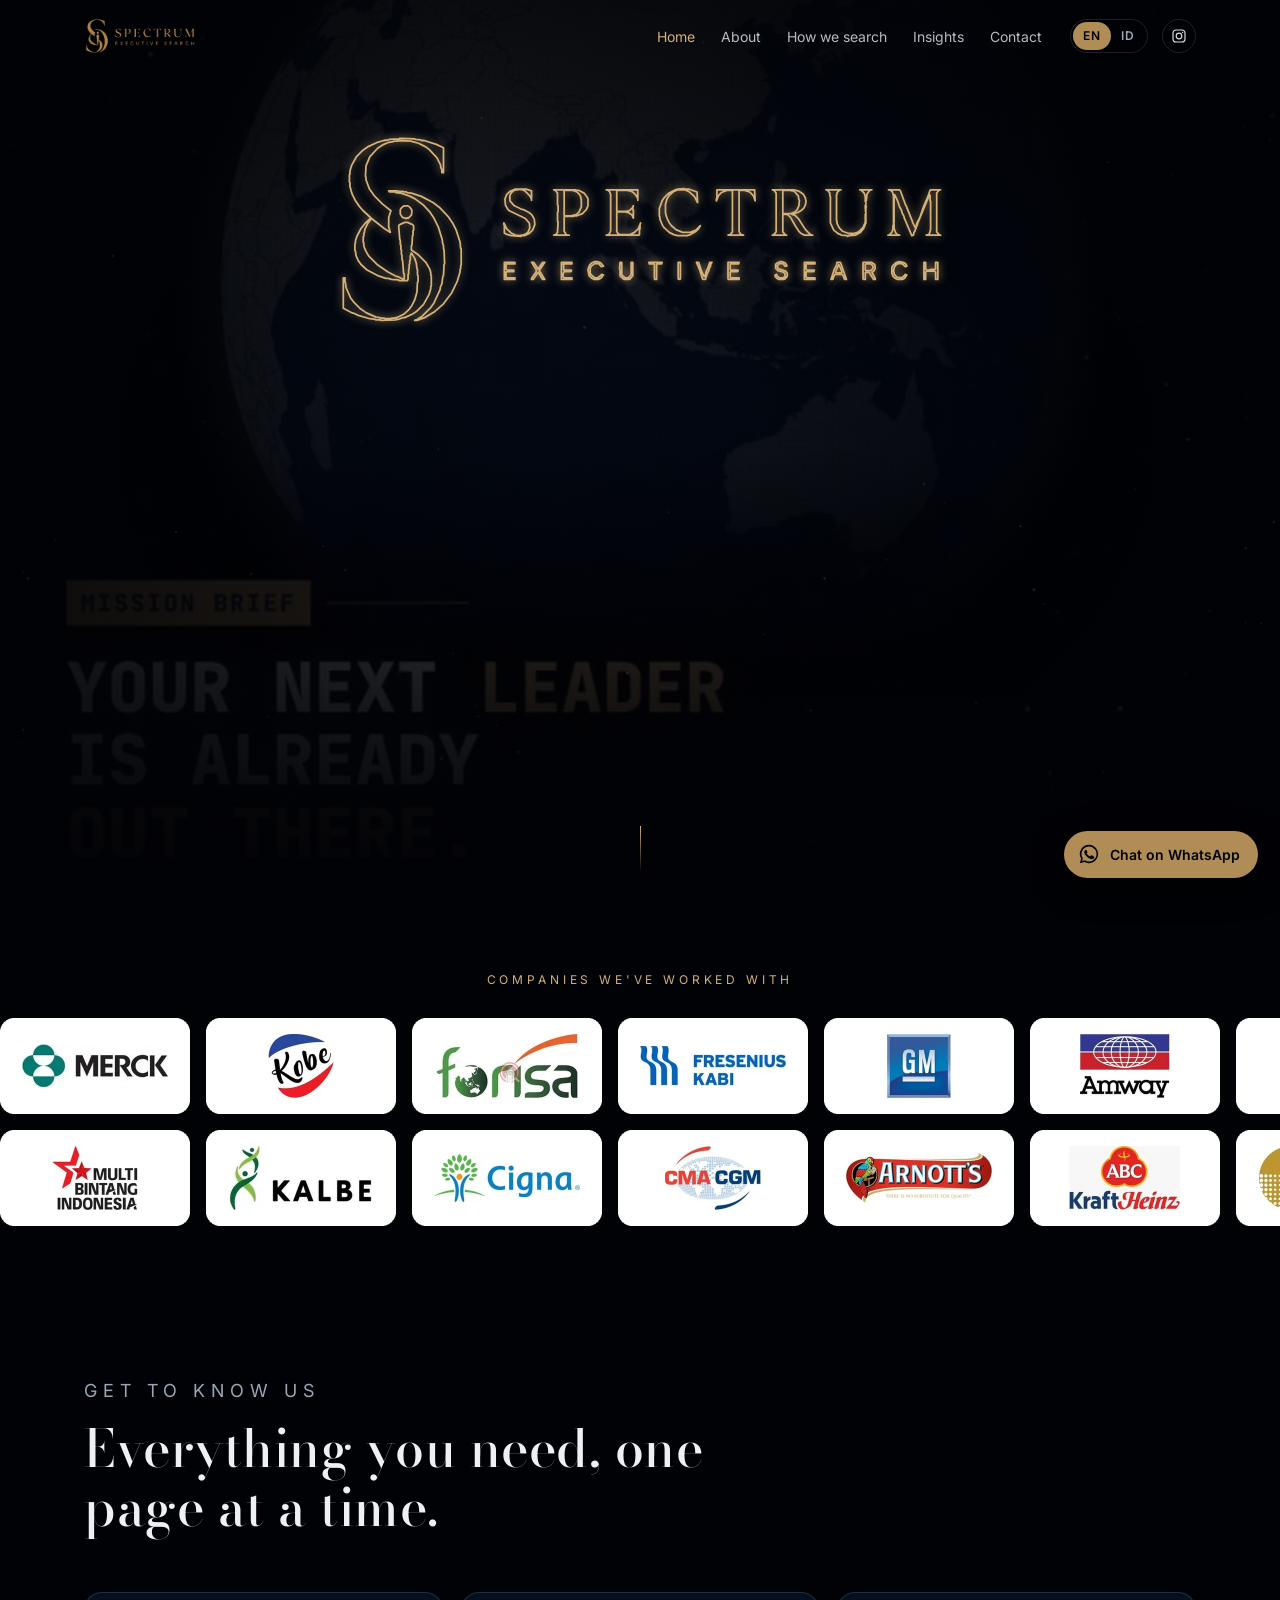
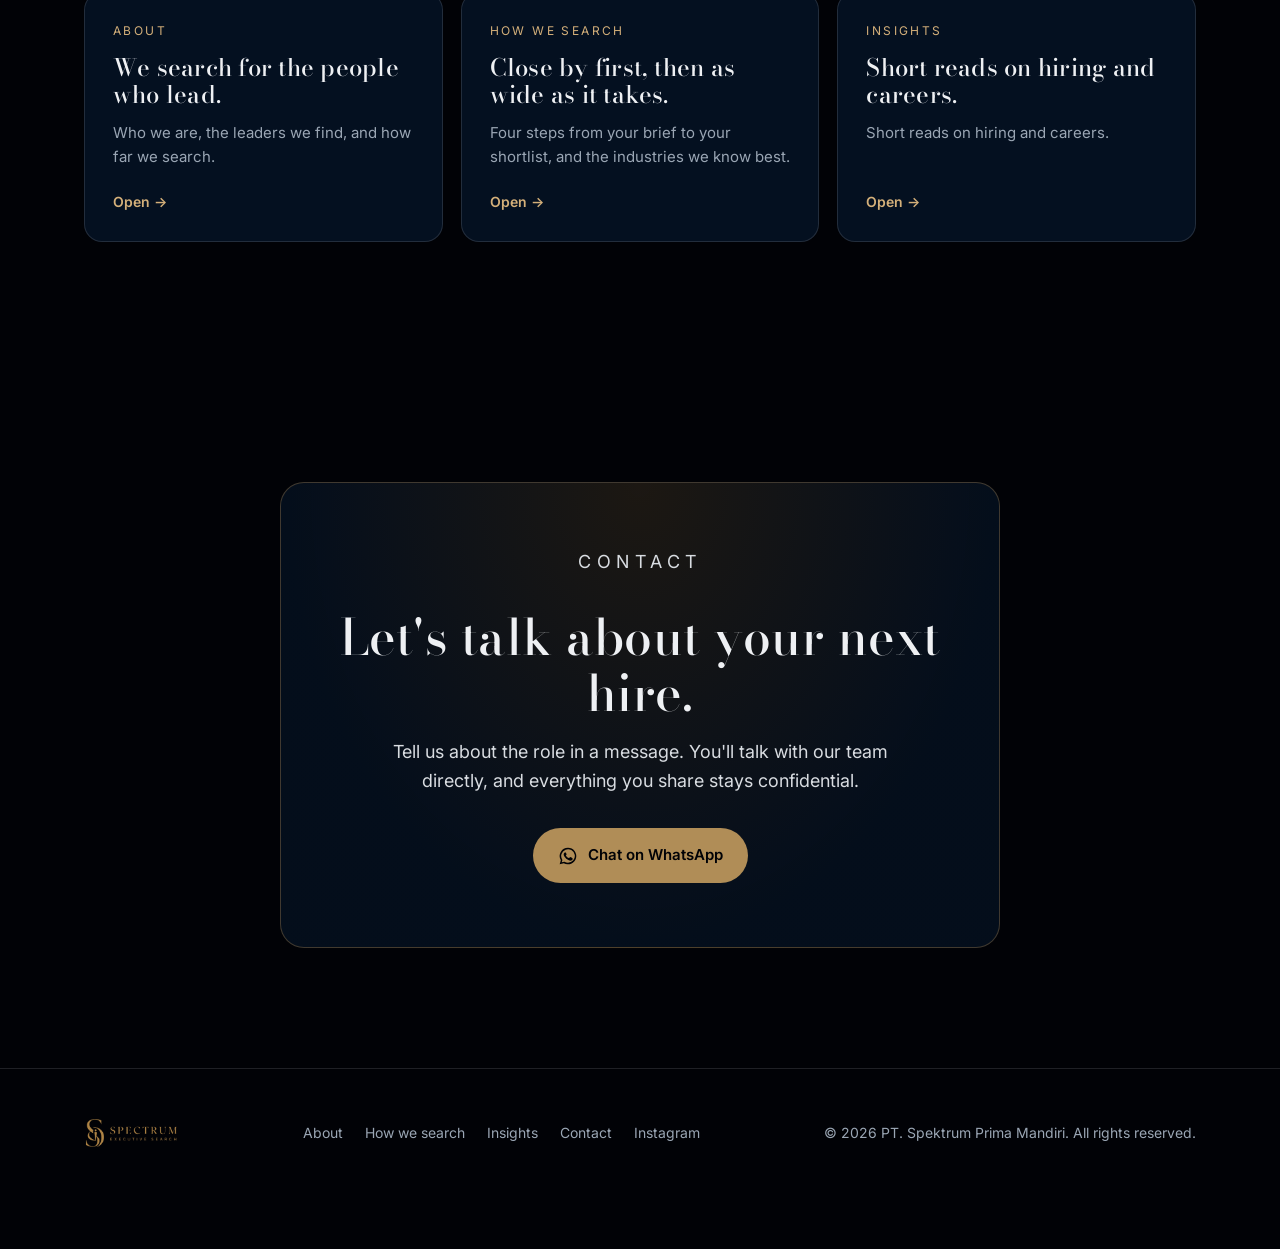
<file: index.html>
<!doctype html>
<html lang="en">
<head>
<meta charset="utf-8">
<meta name="viewport" content="width=device-width, initial-scale=1, viewport-fit=cover">
<title>Spectrum Executive Search</title>
<meta name="description" content="Spectrum Executive Search finds directors, senior managers and specialists for companies, wherever the right leader is. Since 2001.">
<meta property="og:title" content="Spectrum Executive Search">
<meta property="og:description" content="The leaders your business needs next. Executive search since 2001.">
<meta property="og:image" content="assets/img/favicon.png">
<meta name="theme-color" content="#010206">
<link rel="icon" href="assets/img/favicon.png">
<link rel="preconnect" href="https://fonts.googleapis.com">
<link rel="preconnect" href="https://fonts.gstatic.com" crossorigin>
<link href="https://fonts.googleapis.com/css2?family=Bodoni+Moda:ital,opsz,wght@0,6..96,400;0,6..96,500;1,6..96,400&family=Inter:wght@400;500;600&display=swap" rel="stylesheet">
<link rel="stylesheet" href="assets/css/site.css?v=4">
</head>
<body>
<canvas id="stars" aria-hidden="true"></canvas>

<header class="site-header">
  <div class="wrap nav">
    <a class="brand" href="index.html" aria-label="Spectrum Executive Search"><img src="assets/img/logo.png" alt="Spectrum Executive Search" width="112" height="38"></a>
    <ul class="nav-links" id="nav-links">
      <li><a href="index.html" data-i18n="nav.home" aria-current="page">Home</a></li>
      <li><a href="about.html" data-i18n="nav.about">About</a></li>
      <li><a href="how.html" data-i18n="nav.how">How we search</a></li>
      <li><a href="insights.html" data-i18n="nav.insights">Insights</a></li>
      <li><a href="contact.html" data-i18n="nav.contact">Contact</a></li>
    </ul>
    <div class="nav-tools">
      <div class="lang" role="group" aria-label="Language"><button data-lang="en" aria-pressed="true">EN</button><button data-lang="id" aria-pressed="false">ID</button></div>
      <a class="icon-link" href="https://www.instagram.com/spectrumexecutive/" target="_blank" rel="noopener" aria-label="Instagram"><svg viewBox="0 0 24 24" fill="none" stroke="currentColor" stroke-width="1.8"><rect x="3" y="3" width="18" height="18" rx="5"/><circle cx="12" cy="12" r="4.2"/><circle cx="17.4" cy="6.6" r="1" fill="currentColor" stroke="none"/></svg></a>
      <button class="menu-btn" aria-controls="nav-links" aria-expanded="false" data-i18n-aria="nav.menu" aria-label="Menu"><span></span></button>
    </div>
  </div>
</header>

<main>
  <section class="hero">
    <div class="hero-video" aria-hidden="true">
      <video autoplay muted loop playsinline preload="auto" poster="assets/img/video-poster.jpg">
        <source src="assets/video/spectrum-profile.mp4" type="video/mp4">
      </video>
    </div>
    <div class="wrap">
      <div class="hero-logo"><img src="assets/img/logo.png" alt="Spectrum Executive Search"></div>
      <div class="hero-text">
        <p class="eyebrow" data-i18n="hero.eyebrow">Executive search since 2001</p>
        <h1 style="margin-top:18px" data-i18n="hero.title">The leaders your business needs next.</h1>
        <p class="lede" data-i18n="hero.lede">We find directors, senior managers and specialists for the roles that shape a company.</p>
        <div class="actions">
          <a class="btn btn-gold" href="contact.html" data-i18n="hero.cta">Book a confidential chat</a>
          <a class="btn btn-ghost" href="about.html#video" data-i18n="hero.watch">Watch our story</a>
        </div>
      </div>
    </div>
    <span class="scroll-cue" aria-hidden="true"></span>
  </section>

  <section class="clients" id="clients">
    <div class="wrap reveal">
      <p class="eyebrow center" style="text-align:center" data-i18n="clients.eyebrow">Companies we've worked with</p>
    </div>
    <div class="marquee" id="client-rows"></div>
  </section>

  <section class="section" id="explore">
    <div class="wrap">
      <div class="section-head reveal">
        <p class="eyebrow" data-i18n="explore.eyebrow">Get to know us</p>
        <h2 data-i18n="explore.title"></h2>
      </div>
      <div class="explore">
        <a class="card reveal" href="about.html"><span class="tag" data-i18n="nav.about">About</span><h3 data-i18n="about.title"></h3><p data-i18n="explore.about"></p><span class="go"><span data-i18n="explore.go">Open</span> →</span></a>
        <a class="card reveal" href="how.html"><span class="tag" data-i18n="nav.how">How we search</span><h3 data-i18n="how.title"></h3><p data-i18n="explore.how"></p><span class="go"><span data-i18n="explore.go">Open</span> →</span></a>
        <a class="card reveal" href="insights.html"><span class="tag" data-i18n="nav.insights">Insights</span><h3 data-i18n="ins.title"></h3><p data-i18n="explore.insights"></p><span class="go"><span data-i18n="explore.go">Open</span> →</span></a>
      </div>
    </div>
  </section>

  <section class="section" id="contact">
    <div class="wrap">
      <div class="cta reveal">
        <p class="eyebrow" data-i18n="contact.eyebrow">Contact</p>
        <h2 data-i18n="contact.title"></h2>
        <p data-i18n="contact.body"></p>
        <a class="btn btn-gold" href="https://wa.me/6281222623638" target="_blank" rel="noopener"><svg viewBox="0 0 24 24" fill="currentColor" width="20" height="20" aria-hidden="true"><path d="M12 2a10 10 0 0 0-8.6 15.1L2 22l5-1.3A10 10 0 1 0 12 2zm0 18.2a8.2 8.2 0 0 1-4.2-1.2l-.3-.2-3 .8.8-2.9-.2-.3A8.2 8.2 0 1 1 12 20.2zm4.5-6.1c-.2-.1-1.5-.7-1.7-.8s-.4-.1-.6.1-.7.8-.8 1-.3.2-.5.1a6.7 6.7 0 0 1-3.3-2.9c-.3-.4.3-.4.7-1.3.1-.2 0-.3 0-.4l-.8-1.8c-.2-.5-.4-.4-.6-.4h-.5a1 1 0 0 0-.7.3 3 3 0 0 0-.9 2.2 5.1 5.1 0 0 0 1.1 2.7 11.7 11.7 0 0 0 4.5 4c1.7.7 2.3.8 3.2.6a2.7 2.7 0 0 0 1.8-1.2 2.2 2.2 0 0 0 .2-1.3c-.1-.1-.2-.2-.4-.2z"/></svg><span data-i18n="wa">Chat on WhatsApp</span></a>
      </div>
    </div>
  </section>
</main>

<a class="wa" href="https://wa.me/6281222623638" target="_blank" rel="noopener" aria-label="WhatsApp"><svg viewBox="0 0 24 24" fill="currentColor"><path d="M12 2a10 10 0 0 0-8.6 15.1L2 22l5-1.3A10 10 0 1 0 12 2zm0 18.2a8.2 8.2 0 0 1-4.2-1.2l-.3-.2-3 .8.8-2.9-.2-.3A8.2 8.2 0 1 1 12 20.2zm4.5-6.1c-.2-.1-1.5-.7-1.7-.8s-.4-.1-.6.1-.7.8-.8 1-.3.2-.5.1a6.7 6.7 0 0 1-3.3-2.9c-.3-.4.3-.4.7-1.3.1-.2 0-.3 0-.4l-.8-1.8c-.2-.5-.4-.4-.6-.4h-.5a1 1 0 0 0-.7.3 3 3 0 0 0-.9 2.2 5.1 5.1 0 0 0 1.1 2.7 11.7 11.7 0 0 0 4.5 4c1.7.7 2.3.8 3.2.6a2.7 2.7 0 0 0 1.8-1.2 2.2 2.2 0 0 0 .2-1.3c-.1-.1-.2-.2-.4-.2z"/></svg><span data-i18n="wa">Chat on WhatsApp</span></a>

<footer>
  <div class="wrap foot">
    <img src="assets/img/logo.png" alt="Spectrum Executive Search">
    <nav>
      <a href="about.html" data-i18n="nav.about">About</a>
      <a href="how.html" data-i18n="nav.how">How we search</a>
      <a href="insights.html" data-i18n="nav.insights">Insights</a>
      <a href="contact.html" data-i18n="nav.contact">Contact</a>
      <a href="https://www.instagram.com/spectrumexecutive/" target="_blank" rel="noopener">Instagram</a>
    </nav>
    <p>© <span data-year>2026</span> PT. Spektrum Prima Mandiri. <span data-i18n="foot.rights">All rights reserved.</span></p>
  </div>
</footer>

<script src="assets/js/i18n.js?v=4"></script>
<script src="assets/js/logo-paths.js?v=4"></script>
<script src="assets/js/site.js?v=4"></script>
</body>
</html>
</file>
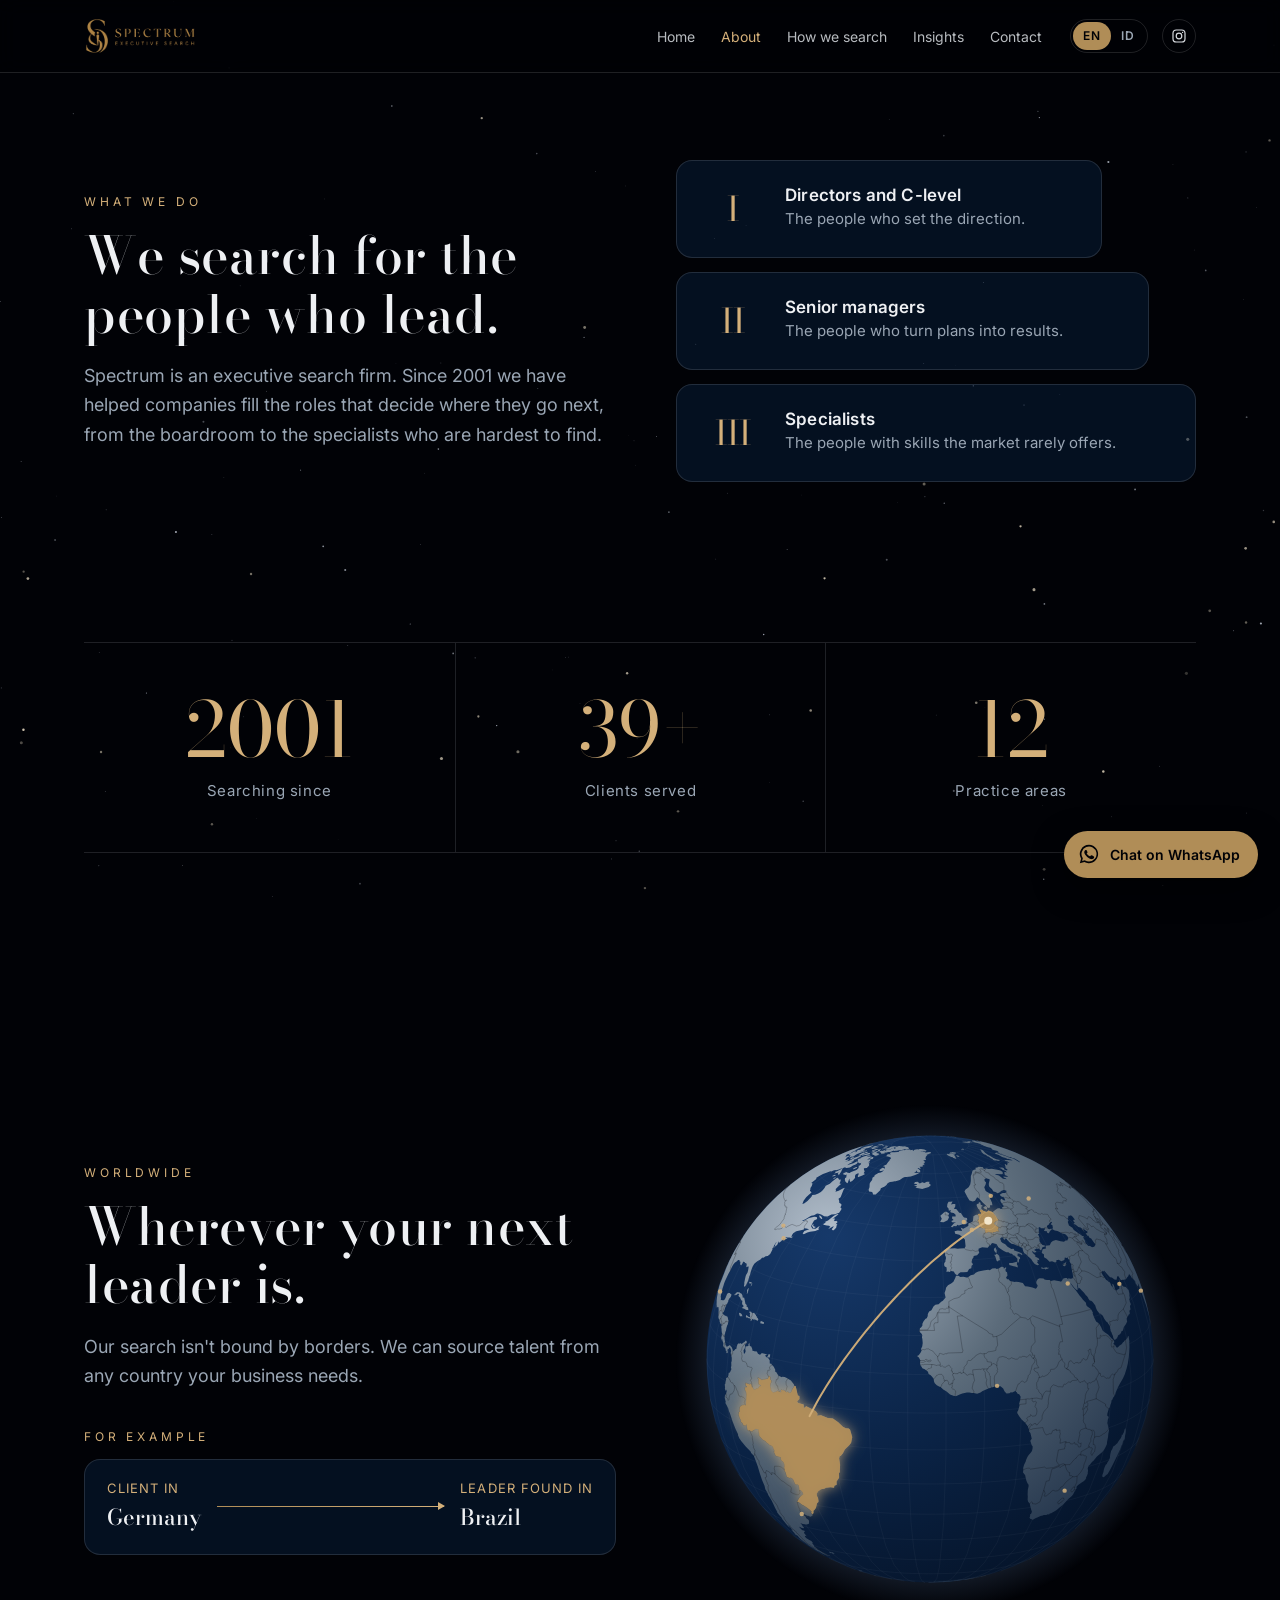
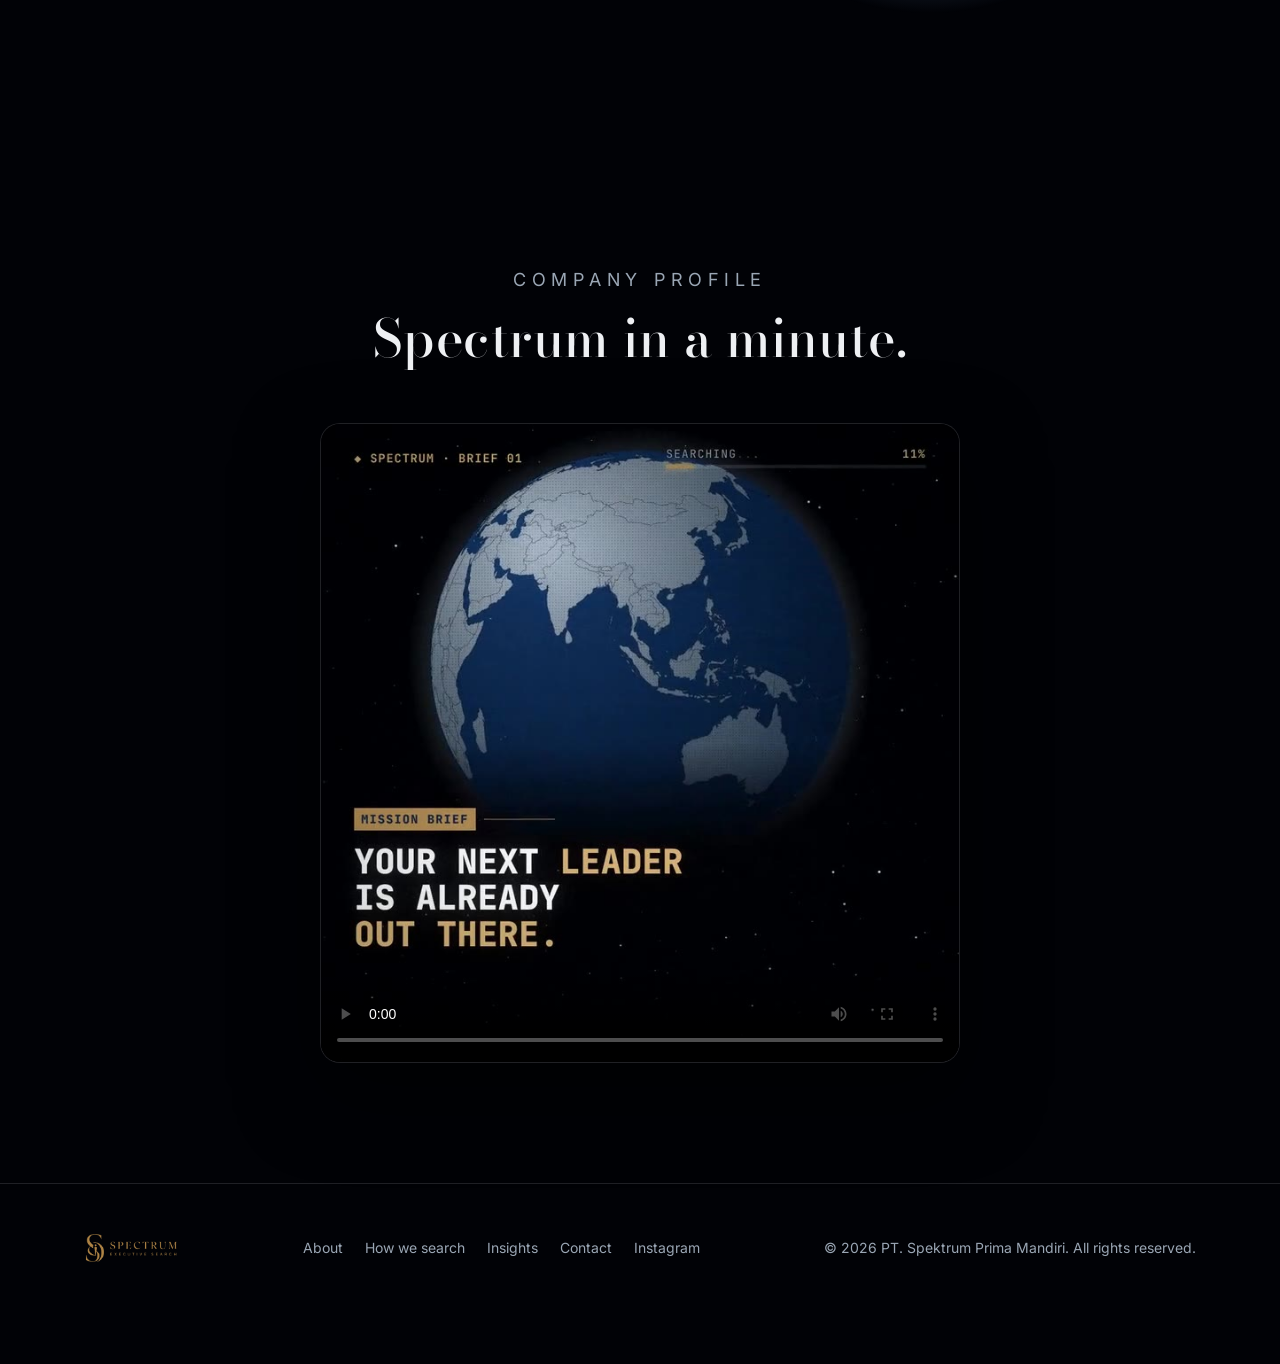
<file: about.html>
<!doctype html>
<html lang="en">
<head>
<meta charset="utf-8">
<meta name="viewport" content="width=device-width, initial-scale=1, viewport-fit=cover">
<title>About · Spectrum Executive Search</title>
<meta name="description" content="Who Spectrum Executive Search is, the leaders we find and how far we search.">
<meta property="og:title" content="Spectrum Executive Search">
<meta property="og:description" content="The leaders your business needs next. Executive search since 2001.">
<meta property="og:image" content="assets/img/favicon.png">
<meta name="theme-color" content="#010206">
<link rel="icon" href="assets/img/favicon.png">
<link rel="preconnect" href="https://fonts.googleapis.com">
<link rel="preconnect" href="https://fonts.gstatic.com" crossorigin>
<link href="https://fonts.googleapis.com/css2?family=Bodoni+Moda:ital,opsz,wght@0,6..96,400;0,6..96,500;1,6..96,400&family=Inter:wght@400;500;600&display=swap" rel="stylesheet">
<link rel="stylesheet" href="assets/css/site.css?v=4">
</head>
<body data-solid="1">
<canvas id="stars" aria-hidden="true"></canvas>

<header class="site-header">
  <div class="wrap nav">
    <a class="brand" href="index.html" aria-label="Spectrum Executive Search"><img src="assets/img/logo.png" alt="Spectrum Executive Search" width="112" height="38"></a>
    <ul class="nav-links" id="nav-links">
      <li><a href="index.html" data-i18n="nav.home">Home</a></li>
      <li><a href="about.html" data-i18n="nav.about" aria-current="page">About</a></li>
      <li><a href="how.html" data-i18n="nav.how">How we search</a></li>
      <li><a href="insights.html" data-i18n="nav.insights">Insights</a></li>
      <li><a href="contact.html" data-i18n="nav.contact">Contact</a></li>
    </ul>
    <div class="nav-tools">
      <div class="lang" role="group" aria-label="Language"><button data-lang="en" aria-pressed="true">EN</button><button data-lang="id" aria-pressed="false">ID</button></div>
      <a class="icon-link" href="https://www.instagram.com/spectrumexecutive/" target="_blank" rel="noopener" aria-label="Instagram"><svg viewBox="0 0 24 24" fill="none" stroke="currentColor" stroke-width="1.8"><rect x="3" y="3" width="18" height="18" rx="5"/><circle cx="12" cy="12" r="4.2"/><circle cx="17.4" cy="6.6" r="1" fill="currentColor" stroke="none"/></svg></a>
      <button class="menu-btn" aria-controls="nav-links" aria-expanded="false" data-i18n-aria="nav.menu" aria-label="Menu"><span></span></button>
    </div>
  </div>
</header>

<main>
  <section class="section first" id="about">
    <div class="wrap split">
      <div class="reveal">
        <p class="eyebrow" data-i18n="about.eyebrow">What we do</p>
        <div class="section-head" style="margin-bottom:0">
          <h2 data-i18n="about.title">We search for the people who lead.</h2>
          <p data-i18n="about.body"></p>
        </div>
      </div>
      <div class="ladder">
        <div class="rung reveal"><span class="lvl">I</span><div><h3 data-i18n="about.l1.t"></h3><p data-i18n="about.l1.d"></p></div></div>
        <div class="rung reveal" style="transition-delay:.15s"><span class="lvl">II</span><div><h3 data-i18n="about.l2.t"></h3><p data-i18n="about.l2.d"></p></div></div>
        <div class="rung reveal" style="transition-delay:.3s"><span class="lvl">III</span><div><h3 data-i18n="about.l3.t"></h3><p data-i18n="about.l3.d"></p></div></div>
      </div>
    </div>
  </section>

  <section class="section" style="padding-top:40px">
    <div class="wrap">
      <div class="stats reveal">
        <div class="stat"><div class="n" data-count="2001" data-from="1990">2001</div><div class="l" data-i18n="stats.since"></div></div>
        <div class="stat"><div class="n" data-count="40" data-suffix="+">40+</div><div class="l" data-i18n="stats.clients"></div></div>
        <div class="stat"><div class="n" data-count="12">12</div><div class="l" data-i18n="stats.areas"></div></div>
      </div>
    </div>
  </section>

  <section class="section" id="worldwide">
    <div class="wrap world">
      <div class="reveal">
        <p class="eyebrow" data-i18n="world.eyebrow">Worldwide</p>
        <div class="section-head" style="margin-bottom:0">
          <h2 data-i18n="world.title"></h2>
          <p data-i18n="world.body"></p>
        </div>
        <p class="eyebrow" style="margin-top:36px" data-i18n="world.ex">For example</p>
        <div class="example" style="margin-top:12px">
          <span class="pin gold"><span data-i18n="world.from"></span><b data-i18n="world.de"></b></span>
          <span class="arrow" aria-hidden="true"></span>
          <span class="pin gold"><span data-i18n="world.to"></span><b data-i18n="world.br"></b></span>
        </div>
      </div>
      <div class="globe-box reveal"><canvas id="globe" aria-label="Globe with a search line from Germany to Brazil" role="img"></canvas></div>
    </div>
  </section>

  <section class="section" id="video">
    <div class="wrap">
      <div class="section-head center reveal" style="text-align:center">
        <p class="eyebrow" data-i18n="video.eyebrow">Company profile</p>
        <h2 data-i18n="video.title"></h2>
      </div>
      <div class="video-frame reveal">
        <video controls playsinline preload="metadata" poster="assets/img/video-poster.jpg">
          <source src="assets/video/spectrum-profile.mp4" type="video/mp4">
        </video>
      </div>
    </div>
  </section>
</main>

<a class="wa" href="https://wa.me/6281222623638" target="_blank" rel="noopener" aria-label="WhatsApp"><svg viewBox="0 0 24 24" fill="currentColor"><path d="M12 2a10 10 0 0 0-8.6 15.1L2 22l5-1.3A10 10 0 1 0 12 2zm0 18.2a8.2 8.2 0 0 1-4.2-1.2l-.3-.2-3 .8.8-2.9-.2-.3A8.2 8.2 0 1 1 12 20.2zm4.5-6.1c-.2-.1-1.5-.7-1.7-.8s-.4-.1-.6.1-.7.8-.8 1-.3.2-.5.1a6.7 6.7 0 0 1-3.3-2.9c-.3-.4.3-.4.7-1.3.1-.2 0-.3 0-.4l-.8-1.8c-.2-.5-.4-.4-.6-.4h-.5a1 1 0 0 0-.7.3 3 3 0 0 0-.9 2.2 5.1 5.1 0 0 0 1.1 2.7 11.7 11.7 0 0 0 4.5 4c1.7.7 2.3.8 3.2.6a2.7 2.7 0 0 0 1.8-1.2 2.2 2.2 0 0 0 .2-1.3c-.1-.1-.2-.2-.4-.2z"/></svg><span data-i18n="wa">Chat on WhatsApp</span></a>

<footer>
  <div class="wrap foot">
    <img src="assets/img/logo.png" alt="Spectrum Executive Search">
    <nav>
      <a href="about.html" data-i18n="nav.about">About</a>
      <a href="how.html" data-i18n="nav.how">How we search</a>
      <a href="insights.html" data-i18n="nav.insights">Insights</a>
      <a href="contact.html" data-i18n="nav.contact">Contact</a>
      <a href="https://www.instagram.com/spectrumexecutive/" target="_blank" rel="noopener">Instagram</a>
    </nav>
    <p>© <span data-year>2026</span> PT. Spektrum Prima Mandiri. <span data-i18n="foot.rights">All rights reserved.</span></p>
  </div>
</footer>

<script src="assets/js/i18n.js?v=4"></script>
<script src="assets/js/logo-paths.js?v=4"></script>
<script src="assets/js/d3-array.min.js?v=4"></script>
<script src="assets/js/d3-geo.min.js?v=4"></script>
<script src="assets/js/topojson-client.min.js?v=4"></script>
<script src="assets/js/world.js?v=4"></script>
<script src="assets/js/site.js?v=4"></script>
</body>
</html>
</file>
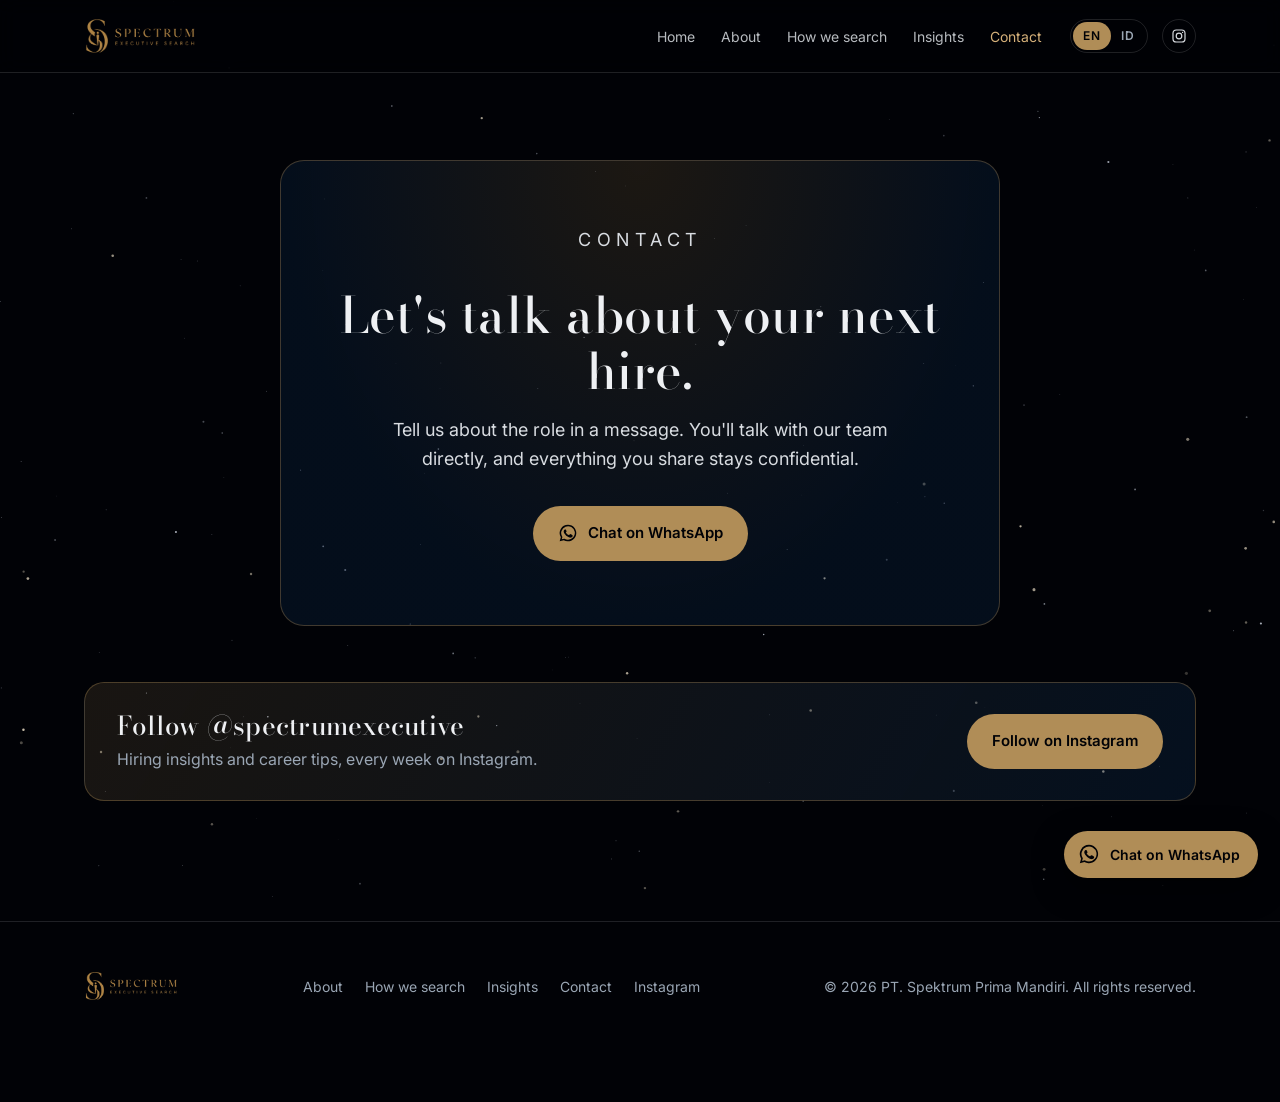
<file: contact.html>
<!doctype html>
<html lang="en">
<head>
<meta charset="utf-8">
<meta name="viewport" content="width=device-width, initial-scale=1, viewport-fit=cover">
<title>Contact · Spectrum Executive Search</title>
<meta name="description" content="Talk to Spectrum Executive Search about your next senior hire.">
<meta property="og:title" content="Spectrum Executive Search">
<meta property="og:description" content="The leaders your business needs next. Executive search since 2001.">
<meta property="og:image" content="assets/img/favicon.png">
<meta name="theme-color" content="#010206">
<link rel="icon" href="assets/img/favicon.png">
<link rel="preconnect" href="https://fonts.googleapis.com">
<link rel="preconnect" href="https://fonts.gstatic.com" crossorigin>
<link href="https://fonts.googleapis.com/css2?family=Bodoni+Moda:ital,opsz,wght@0,6..96,400;0,6..96,500;1,6..96,400&family=Inter:wght@400;500;600&display=swap" rel="stylesheet">
<link rel="stylesheet" href="assets/css/site.css?v=4">
</head>
<body data-solid="1">
<canvas id="stars" aria-hidden="true"></canvas>

<header class="site-header">
  <div class="wrap nav">
    <a class="brand" href="index.html" aria-label="Spectrum Executive Search"><img src="assets/img/logo.png" alt="Spectrum Executive Search" width="112" height="38"></a>
    <ul class="nav-links" id="nav-links">
      <li><a href="index.html" data-i18n="nav.home">Home</a></li>
      <li><a href="about.html" data-i18n="nav.about">About</a></li>
      <li><a href="how.html" data-i18n="nav.how">How we search</a></li>
      <li><a href="insights.html" data-i18n="nav.insights">Insights</a></li>
      <li><a href="contact.html" data-i18n="nav.contact" aria-current="page">Contact</a></li>
    </ul>
    <div class="nav-tools">
      <div class="lang" role="group" aria-label="Language"><button data-lang="en" aria-pressed="true">EN</button><button data-lang="id" aria-pressed="false">ID</button></div>
      <a class="icon-link" href="https://www.instagram.com/spectrumexecutive/" target="_blank" rel="noopener" aria-label="Instagram"><svg viewBox="0 0 24 24" fill="none" stroke="currentColor" stroke-width="1.8"><rect x="3" y="3" width="18" height="18" rx="5"/><circle cx="12" cy="12" r="4.2"/><circle cx="17.4" cy="6.6" r="1" fill="currentColor" stroke="none"/></svg></a>
      <button class="menu-btn" aria-controls="nav-links" aria-expanded="false" data-i18n-aria="nav.menu" aria-label="Menu"><span></span></button>
    </div>
  </div>
</header>

<main>
  <section class="section first" id="contact">
    <div class="wrap">
      <div class="cta reveal">
        <p class="eyebrow" data-i18n="contact.eyebrow">Contact</p>
        <h2 data-i18n="contact.title"></h2>
        <p data-i18n="contact.body"></p>
        <a class="btn btn-gold" href="https://wa.me/6281222623638" target="_blank" rel="noopener"><svg viewBox="0 0 24 24" fill="currentColor" width="20" height="20" aria-hidden="true"><path d="M12 2a10 10 0 0 0-8.6 15.1L2 22l5-1.3A10 10 0 1 0 12 2zm0 18.2a8.2 8.2 0 0 1-4.2-1.2l-.3-.2-3 .8.8-2.9-.2-.3A8.2 8.2 0 1 1 12 20.2zm4.5-6.1c-.2-.1-1.5-.7-1.7-.8s-.4-.1-.6.1-.7.8-.8 1-.3.2-.5.1a6.7 6.7 0 0 1-3.3-2.9c-.3-.4.3-.4.7-1.3.1-.2 0-.3 0-.4l-.8-1.8c-.2-.5-.4-.4-.6-.4h-.5a1 1 0 0 0-.7.3 3 3 0 0 0-.9 2.2 5.1 5.1 0 0 0 1.1 2.7 11.7 11.7 0 0 0 4.5 4c1.7.7 2.3.8 3.2.6a2.7 2.7 0 0 0 1.8-1.2 2.2 2.2 0 0 0 .2-1.3c-.1-.1-.2-.2-.4-.2z"/></svg><span data-i18n="wa">Chat on WhatsApp</span></a>
      </div>
      <div class="ig-strip reveal">
        <div><h3 data-i18n="ig.title"></h3><p data-i18n="ig.body"></p></div>
        <a class="btn btn-gold" href="https://www.instagram.com/spectrumexecutive/" target="_blank" rel="noopener" data-i18n="ig.cta">Follow on Instagram</a>
      </div>
    </div>
  </section>
</main>

<a class="wa" href="https://wa.me/6281222623638" target="_blank" rel="noopener" aria-label="WhatsApp"><svg viewBox="0 0 24 24" fill="currentColor"><path d="M12 2a10 10 0 0 0-8.6 15.1L2 22l5-1.3A10 10 0 1 0 12 2zm0 18.2a8.2 8.2 0 0 1-4.2-1.2l-.3-.2-3 .8.8-2.9-.2-.3A8.2 8.2 0 1 1 12 20.2zm4.5-6.1c-.2-.1-1.5-.7-1.7-.8s-.4-.1-.6.1-.7.8-.8 1-.3.2-.5.1a6.7 6.7 0 0 1-3.3-2.9c-.3-.4.3-.4.7-1.3.1-.2 0-.3 0-.4l-.8-1.8c-.2-.5-.4-.4-.6-.4h-.5a1 1 0 0 0-.7.3 3 3 0 0 0-.9 2.2 5.1 5.1 0 0 0 1.1 2.7 11.7 11.7 0 0 0 4.5 4c1.7.7 2.3.8 3.2.6a2.7 2.7 0 0 0 1.8-1.2 2.2 2.2 0 0 0 .2-1.3c-.1-.1-.2-.2-.4-.2z"/></svg><span data-i18n="wa">Chat on WhatsApp</span></a>

<footer>
  <div class="wrap foot">
    <img src="assets/img/logo.png" alt="Spectrum Executive Search">
    <nav>
      <a href="about.html" data-i18n="nav.about">About</a>
      <a href="how.html" data-i18n="nav.how">How we search</a>
      <a href="insights.html" data-i18n="nav.insights">Insights</a>
      <a href="contact.html" data-i18n="nav.contact">Contact</a>
      <a href="https://www.instagram.com/spectrumexecutive/" target="_blank" rel="noopener">Instagram</a>
    </nav>
    <p>© <span data-year>2026</span> PT. Spektrum Prima Mandiri. <span data-i18n="foot.rights">All rights reserved.</span></p>
  </div>
</footer>

<script src="assets/js/i18n.js?v=4"></script>
<script src="assets/js/site.js?v=4"></script>
</body>
</html>
</file>
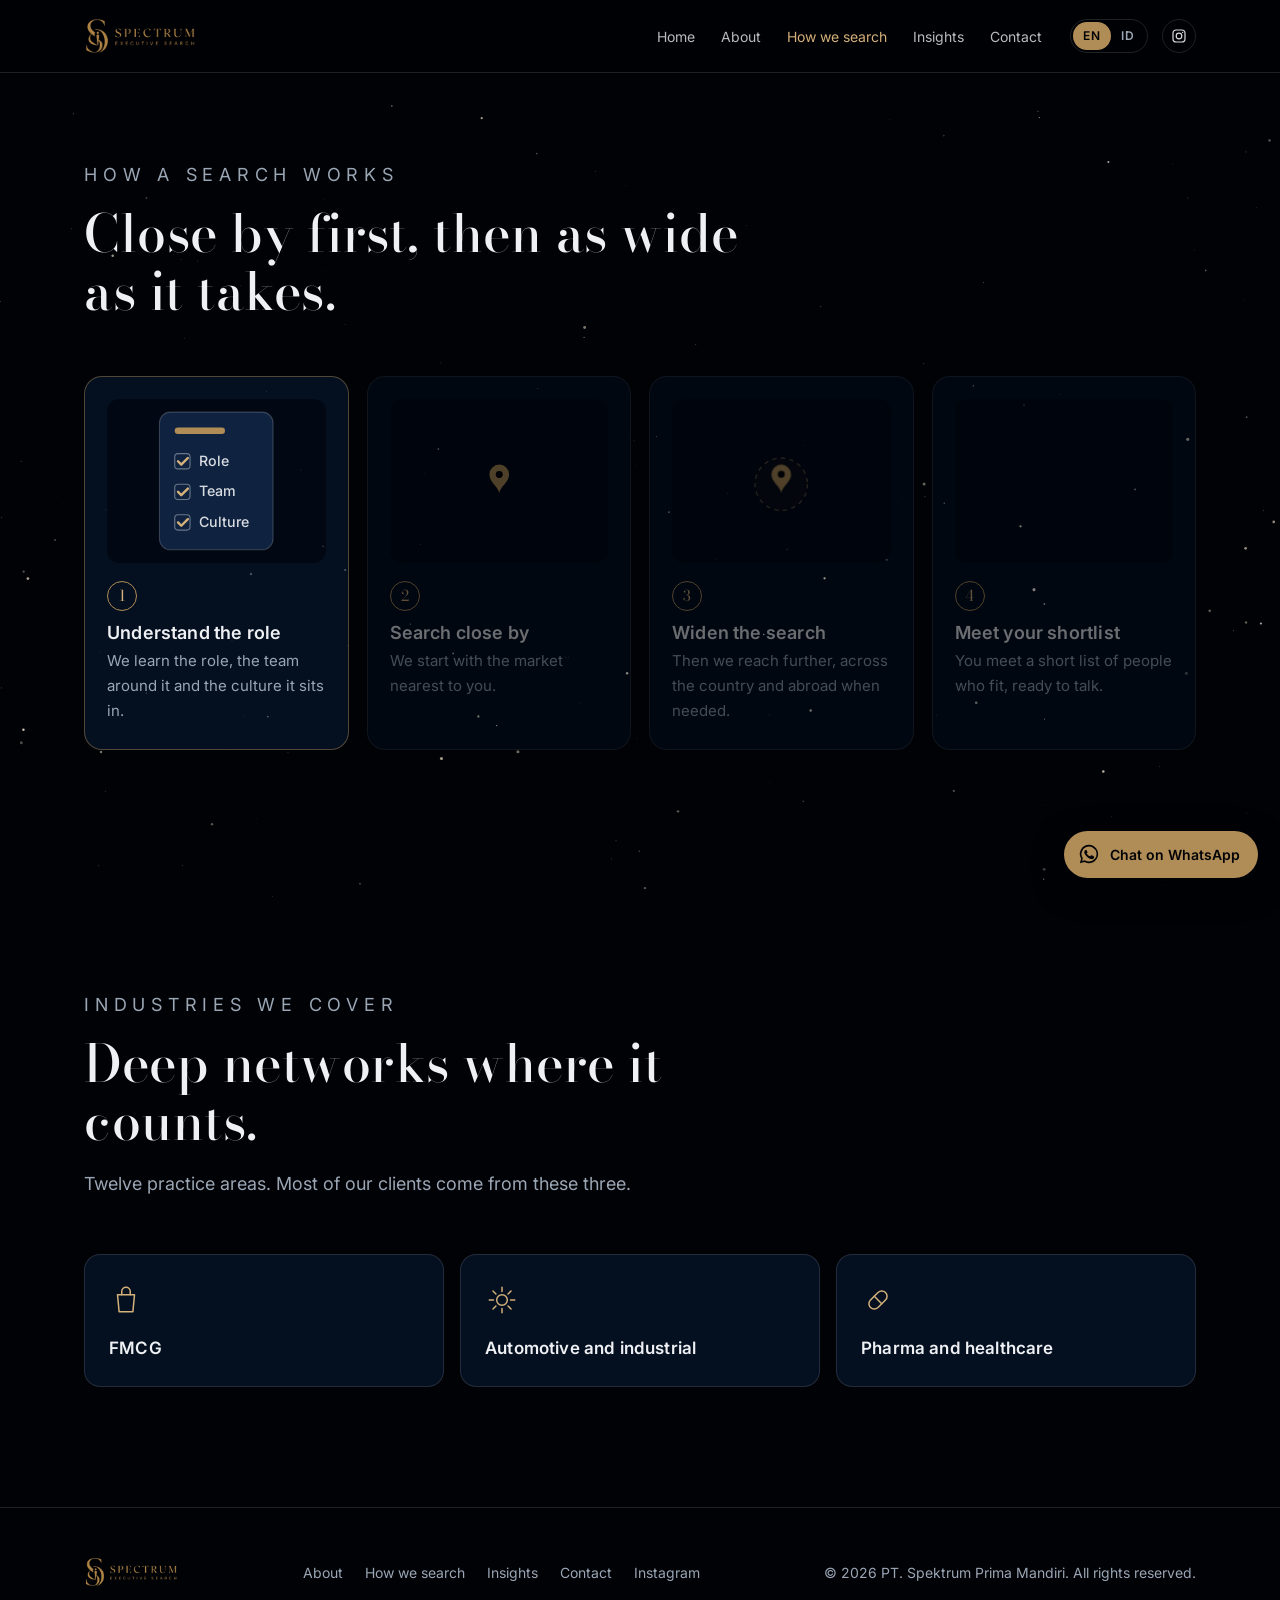
<file: how.html>
<!doctype html>
<html lang="en">
<head>
<meta charset="utf-8">
<meta name="viewport" content="width=device-width, initial-scale=1, viewport-fit=cover">
<title>How we search · Spectrum Executive Search</title>
<meta name="description" content="How a Spectrum executive search works, and the industries we cover.">
<meta property="og:title" content="Spectrum Executive Search">
<meta property="og:description" content="The leaders your business needs next. Executive search since 2001.">
<meta property="og:image" content="assets/img/favicon.png">
<meta name="theme-color" content="#010206">
<link rel="icon" href="assets/img/favicon.png">
<link rel="preconnect" href="https://fonts.googleapis.com">
<link rel="preconnect" href="https://fonts.gstatic.com" crossorigin>
<link href="https://fonts.googleapis.com/css2?family=Bodoni+Moda:ital,opsz,wght@0,6..96,400;0,6..96,500;1,6..96,400&family=Inter:wght@400;500;600&display=swap" rel="stylesheet">
<link rel="stylesheet" href="assets/css/site.css?v=4">
</head>
<body data-solid="1">
<canvas id="stars" aria-hidden="true"></canvas>

<header class="site-header">
  <div class="wrap nav">
    <a class="brand" href="index.html" aria-label="Spectrum Executive Search"><img src="assets/img/logo.png" alt="Spectrum Executive Search" width="112" height="38"></a>
    <ul class="nav-links" id="nav-links">
      <li><a href="index.html" data-i18n="nav.home">Home</a></li>
      <li><a href="about.html" data-i18n="nav.about">About</a></li>
      <li><a href="how.html" data-i18n="nav.how" aria-current="page">How we search</a></li>
      <li><a href="insights.html" data-i18n="nav.insights">Insights</a></li>
      <li><a href="contact.html" data-i18n="nav.contact">Contact</a></li>
    </ul>
    <div class="nav-tools">
      <div class="lang" role="group" aria-label="Language"><button data-lang="en" aria-pressed="true">EN</button><button data-lang="id" aria-pressed="false">ID</button></div>
      <a class="icon-link" href="https://www.instagram.com/spectrumexecutive/" target="_blank" rel="noopener" aria-label="Instagram"><svg viewBox="0 0 24 24" fill="none" stroke="currentColor" stroke-width="1.8"><rect x="3" y="3" width="18" height="18" rx="5"/><circle cx="12" cy="12" r="4.2"/><circle cx="17.4" cy="6.6" r="1" fill="currentColor" stroke="none"/></svg></a>
      <button class="menu-btn" aria-controls="nav-links" aria-expanded="false" data-i18n-aria="nav.menu" aria-label="Menu"><span></span></button>
    </div>
  </div>
</header>

<main>
  <section class="section first" id="how">
    <div class="wrap">
      <div class="section-head reveal">
        <p class="eyebrow" data-i18n="how.eyebrow">How a search works</p>
        <h2 data-i18n="how.title"></h2>
      </div>
      <ol class="flow">
        <!-- 1: the brief, with role, team and culture ticked off -->
        <li class="fstep">
          <svg class="ill" viewBox="0 0 200 150" aria-hidden="true">
            <rect x="48" y="12" width="104" height="126" rx="10" class="paper"/>
            <rect x="62" y="26" width="46" height="6" rx="3" class="bar gold-bar"/>
            <g class="a" style="transition-delay:.2s"><rect x="62" y="50" width="14" height="14" rx="3" class="box"/><path d="M65 57l3 3 6-6" class="tick" pathLength="1"/><text x="84" y="61" class="lbl" data-i18n="how.k.role">Role</text></g>
            <g class="a" style="transition-delay:.7s"><rect x="62" y="78" width="14" height="14" rx="3" class="box"/><path d="M65 85l3 3 6-6" class="tick" pathLength="1"/><text x="84" y="89" class="lbl" data-i18n="how.k.team">Team</text></g>
            <g class="a" style="transition-delay:1.2s"><rect x="62" y="106" width="14" height="14" rx="3" class="box"/><path d="M65 113l3 3 6-6" class="tick" pathLength="1"/><text x="84" y="117" class="lbl" data-i18n="how.k.culture">Culture</text></g>
          </svg>
          <span class="num">1</span><h3 data-i18n="how.s1.t"></h3><p data-i18n="how.s1.d"></p>
        </li>
        <!-- 2: a pin with a small circle and the first few people inside it -->
        <li class="fstep">
          <svg class="ill" viewBox="0 0 200 150" aria-hidden="true">
            <circle cx="100" cy="78" r="44" class="zone a" style="transition-delay:.1s"/>
            <g class="a" style="transition-delay:.5s"><use href="#person" x="72" y="62"/></g>
            <g class="a" style="transition-delay:.8s"><use href="#person" x="126" y="70"/></g>
            <g class="a" style="transition-delay:1.1s"><use href="#person" x="84" y="102"/></g>
            <g class="a" style="transition-delay:1.4s"><use href="#person" x="118" y="104"/></g>
            <use href="#pin" x="100" y="78"/>
          </svg>
          <span class="num">2</span><h3 data-i18n="how.s2.t"></h3><p data-i18n="how.s2.d"></p>
        </li>
        <!-- 3: the circle widens and many more people come into reach -->
        <li class="fstep">
          <svg class="ill" viewBox="0 0 200 150" aria-hidden="true">
            <circle cx="100" cy="78" r="24" class="zone faint"/>
            <circle cx="100" cy="78" r="46" class="zone grow a" style="transition-delay:.1s"/>
            <circle cx="100" cy="78" r="68" class="zone grow a" style="transition-delay:.6s"/>
            <g class="a" style="transition-delay:.4s"><use href="#person" x="58" y="58" class="sm"/><use href="#person" x="142" y="62" class="sm"/><use href="#person" x="120" y="118" class="sm"/></g>
            <g class="a" style="transition-delay:.9s"><use href="#person" x="40" y="96" class="sm"/><use href="#person" x="160" y="104" class="sm"/><use href="#person" x="100" y="20" class="sm"/><use href="#person" x="70" y="132" class="sm"/><use href="#person" x="148" y="30" class="sm"/><use href="#person" x="44" y="34" class="sm"/></g>
            <use href="#pin" x="100" y="78"/>
          </svg>
          <span class="num">3</span><h3 data-i18n="how.s3.t"></h3><p data-i18n="how.s3.d"></p>
        </li>
        <!-- 4: three people on the shortlist, each checked -->
        <li class="fstep">
          <svg class="ill" viewBox="0 0 200 150" aria-hidden="true">
            <g class="a slide" style="transition-delay:.2s"><rect x="30" y="16" width="140" height="34" rx="9" class="paper"/><circle cx="48" cy="33" r="9" class="avatar"/><rect x="64" y="26" width="54" height="5" rx="2.5" class="bar"/><rect x="64" y="36" width="36" height="5" rx="2.5" class="bar dim"/><circle cx="152" cy="33" r="8" class="check"/><path d="M148 33l3 3 5-5" class="tick on-gold" pathLength="1"/></g>
            <g class="a slide" style="transition-delay:.7s"><rect x="30" y="58" width="140" height="34" rx="9" class="paper"/><circle cx="48" cy="75" r="9" class="avatar"/><rect x="64" y="68" width="48" height="5" rx="2.5" class="bar"/><rect x="64" y="78" width="40" height="5" rx="2.5" class="bar dim"/><circle cx="152" cy="75" r="8" class="check"/><path d="M148 75l3 3 5-5" class="tick on-gold" pathLength="1"/></g>
            <g class="a slide" style="transition-delay:1.2s"><rect x="30" y="100" width="140" height="34" rx="9" class="paper"/><circle cx="48" cy="117" r="9" class="avatar"/><rect x="64" y="110" width="58" height="5" rx="2.5" class="bar"/><rect x="64" y="120" width="30" height="5" rx="2.5" class="bar dim"/><circle cx="152" cy="117" r="8" class="check"/><path d="M148 117l3 3 5-5" class="tick on-gold" pathLength="1"/></g>
          </svg>
          <span class="num">4</span><h3 data-i18n="how.s4.t"></h3><p data-i18n="how.s4.d"></p>
        </li>
      </ol>
      <svg width="0" height="0" style="position:absolute" aria-hidden="true">
        <defs>
          <g id="person"><circle cx="0" cy="-6" r="5.5" class="ph"/><path d="M-9 10a9 9 0 0 1 18 0z" class="ph"/></g>
          <g id="pin"><path d="M0 8c-1-6-9-10-9-17a9 9 0 0 1 18 0c0 7-8 11-9 17z" class="pin"/><circle cx="0" cy="-9" r="3.2" class="pin-dot"/></g>
        </defs>
      </svg>
    </div>
  </section>

  <section class="section" id="industries">
    <div class="wrap">
      <div class="section-head reveal">
        <p class="eyebrow" data-i18n="ind.eyebrow">Industries we cover</p>
        <h2 data-i18n="ind.title"></h2>
        <p data-i18n="ind.lede"></p>
      </div>
      <div class="industries">
        <div class="ind reveal"><svg viewBox="0 0 32 32"><path d="M8 11h16l-1.5 16h-13z"/><path d="M12 11V8a4 4 0 0 1 8 0v3"/></svg><h3 data-i18n="ind.fmcg"></h3></div>
        <div class="ind reveal"><svg viewBox="0 0 32 32"><circle cx="16" cy="16" r="5"/><path d="M16 4v4M16 24v4M4 16h4M24 16h4M7.5 7.5l2.8 2.8M21.7 21.7l2.8 2.8M7.5 24.5l2.8-2.8M21.7 10.3l2.8-2.8"/></svg><h3 data-i18n="ind.auto"></h3></div>
        <div class="ind reveal"><svg viewBox="0 0 32 32"><rect x="6" y="11" width="20" height="10" rx="5" transform="rotate(-45 16 16)"/><path d="M12.5 12.5l7 7"/></svg><h3 data-i18n="ind.pharma"></h3></div>
      </div>
    </div>
  </section>
</main>

<a class="wa" href="https://wa.me/6281222623638" target="_blank" rel="noopener" aria-label="WhatsApp"><svg viewBox="0 0 24 24" fill="currentColor"><path d="M12 2a10 10 0 0 0-8.6 15.1L2 22l5-1.3A10 10 0 1 0 12 2zm0 18.2a8.2 8.2 0 0 1-4.2-1.2l-.3-.2-3 .8.8-2.9-.2-.3A8.2 8.2 0 1 1 12 20.2zm4.5-6.1c-.2-.1-1.5-.7-1.7-.8s-.4-.1-.6.1-.7.8-.8 1-.3.2-.5.1a6.7 6.7 0 0 1-3.3-2.9c-.3-.4.3-.4.7-1.3.1-.2 0-.3 0-.4l-.8-1.8c-.2-.5-.4-.4-.6-.4h-.5a1 1 0 0 0-.7.3 3 3 0 0 0-.9 2.2 5.1 5.1 0 0 0 1.1 2.7 11.7 11.7 0 0 0 4.5 4c1.7.7 2.3.8 3.2.6a2.7 2.7 0 0 0 1.8-1.2 2.2 2.2 0 0 0 .2-1.3c-.1-.1-.2-.2-.4-.2z"/></svg><span data-i18n="wa">Chat on WhatsApp</span></a>

<footer>
  <div class="wrap foot">
    <img src="assets/img/logo.png" alt="Spectrum Executive Search">
    <nav>
      <a href="about.html" data-i18n="nav.about">About</a>
      <a href="how.html" data-i18n="nav.how">How we search</a>
      <a href="insights.html" data-i18n="nav.insights">Insights</a>
      <a href="contact.html" data-i18n="nav.contact">Contact</a>
      <a href="https://www.instagram.com/spectrumexecutive/" target="_blank" rel="noopener">Instagram</a>
    </nav>
    <p>© <span data-year>2026</span> PT. Spektrum Prima Mandiri. <span data-i18n="foot.rights">All rights reserved.</span></p>
  </div>
</footer>

<script src="assets/js/i18n.js?v=4"></script>
<script src="assets/js/site.js?v=4"></script>
</body>
</html>
</file>
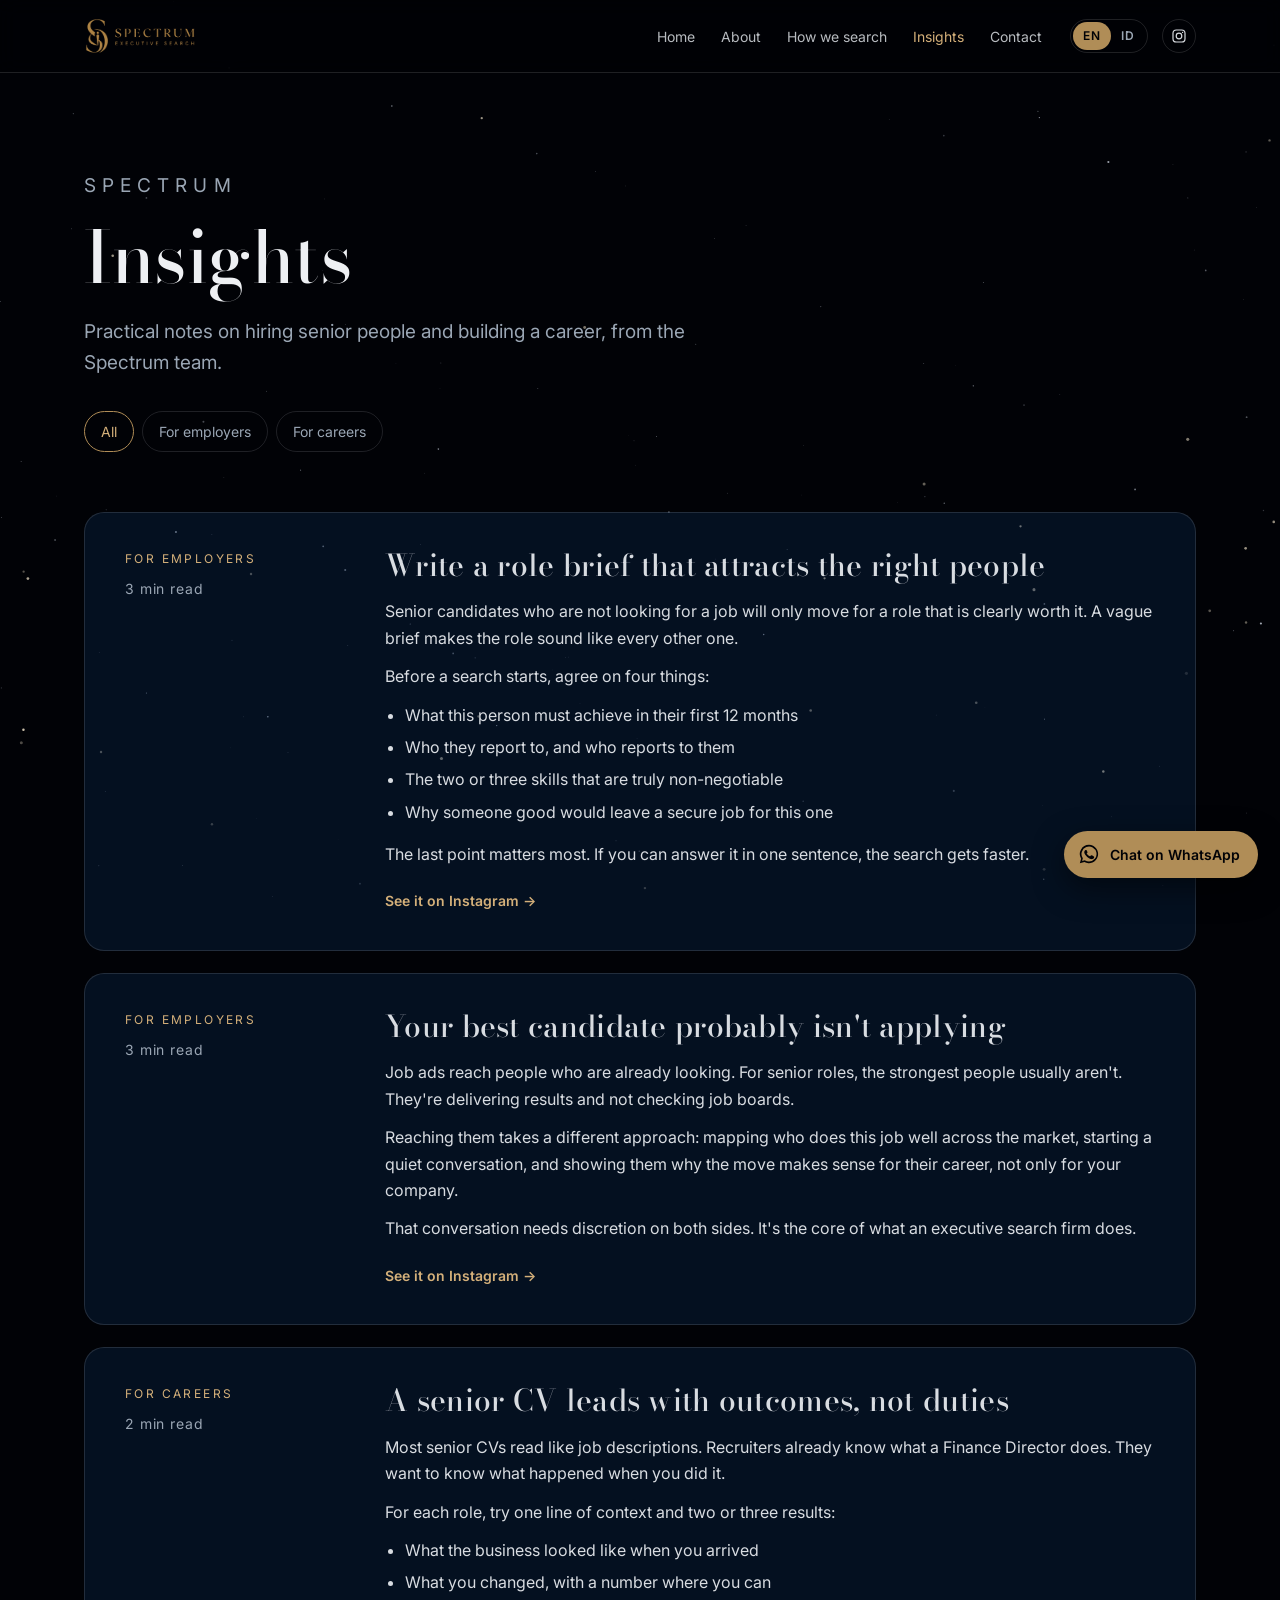
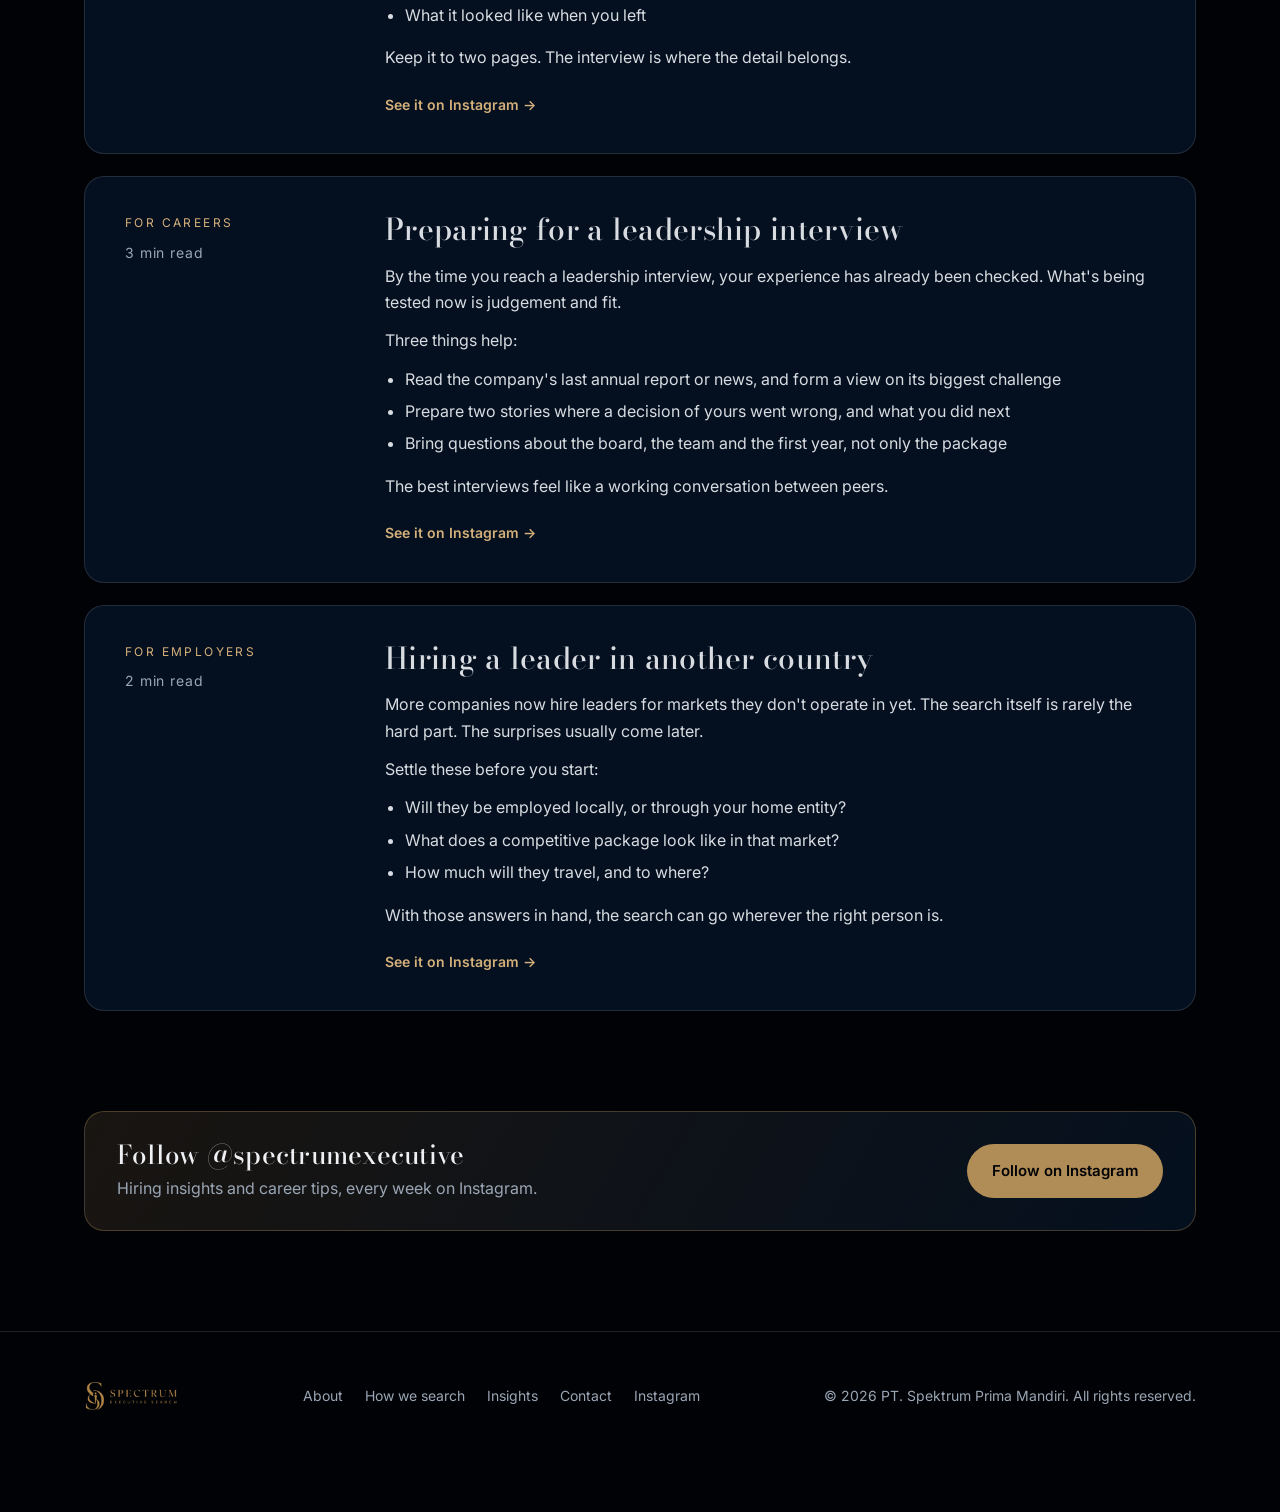
<file: insights.html>
<!doctype html>
<html lang="en">
<head>
<meta charset="utf-8">
<meta name="viewport" content="width=device-width, initial-scale=1, viewport-fit=cover">
<title>Insights · Spectrum Executive Search</title>
<meta name="description" content="Practical notes on hiring senior people and building a career, from Spectrum Executive Search.">
<meta property="og:title" content="Spectrum Executive Search">
<meta property="og:description" content="The leaders your business needs next. Executive search since 2001.">
<meta property="og:image" content="assets/img/favicon.png">
<meta name="theme-color" content="#010206">
<link rel="icon" href="assets/img/favicon.png">
<link rel="preconnect" href="https://fonts.googleapis.com">
<link rel="preconnect" href="https://fonts.gstatic.com" crossorigin>
<link href="https://fonts.googleapis.com/css2?family=Bodoni+Moda:ital,opsz,wght@0,6..96,400;0,6..96,500;1,6..96,400&family=Inter:wght@400;500;600&display=swap" rel="stylesheet">
<link rel="stylesheet" href="assets/css/site.css?v=4">
</head>
<body data-solid="1">
<canvas id="stars" aria-hidden="true"></canvas>

<header class="site-header">
  <div class="wrap nav">
    <a class="brand" href="index.html" aria-label="Spectrum Executive Search"><img src="assets/img/logo.png" alt="Spectrum Executive Search" width="112" height="38"></a>
    <ul class="nav-links" id="nav-links">
      <li><a href="index.html" data-i18n="nav.home">Home</a></li>
      <li><a href="about.html" data-i18n="nav.about">About</a></li>
      <li><a href="how.html" data-i18n="nav.how">How we search</a></li>
      <li><a href="insights.html" data-i18n="nav.insights" aria-current="page">Insights</a></li>
      <li><a href="contact.html" data-i18n="nav.contact">Contact</a></li>
    </ul>
    <div class="nav-tools">
      <div class="lang" role="group" aria-label="Language"><button data-lang="en" aria-pressed="true">EN</button><button data-lang="id" aria-pressed="false">ID</button></div>
      <a class="icon-link" href="https://www.instagram.com/spectrumexecutive/" target="_blank" rel="noopener" aria-label="Instagram"><svg viewBox="0 0 24 24" fill="none" stroke="currentColor" stroke-width="1.8"><rect x="3" y="3" width="18" height="18" rx="5"/><circle cx="12" cy="12" r="4.2"/><circle cx="17.4" cy="6.6" r="1" fill="currentColor" stroke="none"/></svg></a>
      <button class="menu-btn" aria-controls="nav-links" aria-expanded="false" data-i18n-aria="nav.menu" aria-label="Menu"><span></span></button>
    </div>
  </div>
</header>

<main>
  <section class="page-hero">
    <div class="wrap reveal">
      <p class="eyebrow">Spectrum</p>
      <h1 data-i18n="insp.title">Insights</h1>
      <p data-i18n="insp.lede"></p>
      <div class="filters" role="group">
        <button data-filter="all" aria-pressed="true" data-i18n="insp.all">All</button>
        <button data-filter="employers" aria-pressed="false" data-i18n="insp.employers">For employers</button>
        <button data-filter="careers" aria-pressed="false" data-i18n="insp.careers">For careers</button>
      </div>
    </div>
  </section>
  <section>
    <div class="wrap articles" id="articles"></div>
    <div class="wrap" style="padding-bottom:100px">
      <div class="ig-strip" style="margin-top:0">
        <div><h3 data-i18n="ig.title"></h3><p data-i18n="ig.body"></p></div>
        <a class="btn btn-gold" href="https://www.instagram.com/spectrumexecutive/" target="_blank" rel="noopener" data-i18n="ig.cta">Follow on Instagram</a>
      </div>
    </div>
  </section>
</main>

<a class="wa" href="https://wa.me/6281222623638" target="_blank" rel="noopener" aria-label="WhatsApp"><svg viewBox="0 0 24 24" fill="currentColor"><path d="M12 2a10 10 0 0 0-8.6 15.1L2 22l5-1.3A10 10 0 1 0 12 2zm0 18.2a8.2 8.2 0 0 1-4.2-1.2l-.3-.2-3 .8.8-2.9-.2-.3A8.2 8.2 0 1 1 12 20.2zm4.5-6.1c-.2-.1-1.5-.7-1.7-.8s-.4-.1-.6.1-.7.8-.8 1-.3.2-.5.1a6.7 6.7 0 0 1-3.3-2.9c-.3-.4.3-.4.7-1.3.1-.2 0-.3 0-.4l-.8-1.8c-.2-.5-.4-.4-.6-.4h-.5a1 1 0 0 0-.7.3 3 3 0 0 0-.9 2.2 5.1 5.1 0 0 0 1.1 2.7 11.7 11.7 0 0 0 4.5 4c1.7.7 2.3.8 3.2.6a2.7 2.7 0 0 0 1.8-1.2 2.2 2.2 0 0 0 .2-1.3c-.1-.1-.2-.2-.4-.2z"/></svg><span data-i18n="wa">Chat on WhatsApp</span></a>

<footer>
  <div class="wrap foot">
    <img src="assets/img/logo.png" alt="Spectrum Executive Search">
    <nav>
      <a href="about.html" data-i18n="nav.about">About</a>
      <a href="how.html" data-i18n="nav.how">How we search</a>
      <a href="insights.html" data-i18n="nav.insights">Insights</a>
      <a href="contact.html" data-i18n="nav.contact">Contact</a>
      <a href="https://www.instagram.com/spectrumexecutive/" target="_blank" rel="noopener">Instagram</a>
    </nav>
    <p>© <span data-year>2026</span> PT. Spektrum Prima Mandiri. <span data-i18n="foot.rights">All rights reserved.</span></p>
  </div>
</footer>

<script src="assets/js/i18n.js?v=4"></script>
<script src="assets/js/site.js?v=4"></script>
</body>
</html>
</file>
<file: assets/css/site.css>
/* Spectrum Executive Search — palette and type follow the company profile video (navy, bronze-gold, black space). */
:root {
  --night: #010206;
  --navy: #0b2545;
  --navy-2: #0e2b52;
  --gold: #b08d57;
  --gold-hi: #d4b07a;
  --mist: #d8dce1;
  --ink: #eef0f3;
  --muted: #9aa6b4;
  --line: rgba(216, 220, 225, 0.14);
  --card: rgba(11, 37, 69, 0.42);
  --serif: "Bodoni Moda", "Didot", "Bodoni 72", Georgia, serif;
  --sans: "Inter", "Helvetica Neue", Helvetica, Arial, sans-serif;
  --ease: cubic-bezier(0.22, 0.61, 0.36, 1);
  --max: 1160px;
  color-scheme: dark;
}
* { box-sizing: border-box; }
html { scroll-behavior: smooth; scroll-padding-top: 80px; }
body { margin: 0; background: var(--night); color: var(--ink); font: 16px/1.65 var(--sans); -webkit-font-smoothing: antialiased; overflow-x: hidden; }
img, svg, video, canvas { display: block; max-width: 100%; }
a { color: inherit; }
h1, h2, h3 { font-family: var(--serif); font-weight: 500; line-height: 1.12; margin: 0; letter-spacing: 0.01em; }
p { margin: 0; }
.wrap { max-width: var(--max); margin: 0 auto; padding: 0 24px; }
.eyebrow { font-size: 12px; letter-spacing: 0.32em; text-transform: uppercase; color: var(--gold-hi); }
.gold { color: var(--gold-hi); }

/* stars sit behind everything */
#stars { position: fixed; inset: 0; width: 100vw; height: 100vh; z-index: -1; pointer-events: none; }

/* header */
.site-header { position: fixed; top: 0; left: 0; right: 0; z-index: 30; transition: background 0.5s var(--ease), border-color 0.5s var(--ease); border-bottom: 1px solid transparent; }
.site-header.solid { background: rgba(1, 2, 6, 0.82); backdrop-filter: blur(10px); -webkit-backdrop-filter: blur(10px); border-bottom-color: var(--line); }
.nav { display: flex; align-items: center; gap: 28px; height: 72px; }
.brand img { height: 38px; width: auto; }
.nav-links { display: flex; gap: 26px; margin-left: auto; list-style: none; padding: 0; margin-top: 0; margin-bottom: 0; }
.nav-links a { text-decoration: none; font-size: 14px; color: var(--mist); opacity: 0.85; transition: color 0.3s, opacity 0.3s; }
.nav-links a:hover, .nav-links a[aria-current="page"] { color: var(--gold-hi); opacity: 1; }
.nav-tools { display: flex; align-items: center; gap: 14px; }
.lang { display: inline-flex; border: 1px solid var(--line); border-radius: 99px; padding: 2px; }
.lang button { all: unset; cursor: pointer; font-size: 12px; font-weight: 600; letter-spacing: 0.08em; padding: 4px 10px; border-radius: 99px; color: var(--muted); transition: background 0.3s, color 0.3s; }
.lang button[aria-pressed="true"] { background: var(--gold); color: var(--night); }
.lang button:focus-visible, .menu-btn:focus-visible { outline: 2px solid var(--gold-hi); outline-offset: 2px; }
.icon-link { display: inline-flex; width: 34px; height: 34px; align-items: center; justify-content: center; border-radius: 50%; border: 1px solid var(--line); color: var(--mist); transition: color 0.3s, border-color 0.3s; }
.icon-link:hover { color: var(--gold-hi); border-color: var(--gold); }
.icon-link svg { width: 16px; height: 16px; }
.menu-btn { all: unset; cursor: pointer; display: none; width: 34px; height: 34px; align-items: center; justify-content: center; }
.menu-btn span, .menu-btn span::before, .menu-btn span::after { display: block; width: 20px; height: 1.5px; background: var(--mist); position: relative; transition: transform 0.3s var(--ease); }
.menu-btn span::before, .menu-btn span::after { content: ""; position: absolute; left: 0; }
.menu-btn span::before { top: -6px; } .menu-btn span::after { top: 6px; }

/* buttons */
.btn { display: inline-flex; align-items: center; gap: 10px; text-decoration: none; font-weight: 600; font-size: 15px; padding: 14px 24px; border-radius: 99px; transition: background 0.3s, color 0.3s, border-color 0.3s, transform 0.3s var(--ease); border: 1px solid transparent; cursor: pointer; font-family: var(--sans); }
.btn-gold { background: var(--gold); color: var(--night); }
.btn-gold:hover { background: var(--gold-hi); }
.btn-ghost { border-color: var(--line); color: var(--ink); background: transparent; }
.btn-ghost:hover { border-color: var(--gold); color: var(--gold-hi); }
.btn:focus-visible { outline: 2px solid var(--gold-hi); outline-offset: 3px; }

/* hero */
.hero { min-height: 100vh; min-height: 100svh; display: grid; place-items: center; text-align: center; padding: 110px 0 80px; position: relative; }
.hero-logo { width: min(620px, 86vw); aspect-ratio: 1120 / 380; position: relative; margin: 0 auto 44px; }
.hero-logo img, .hero-logo svg { position: absolute; inset: 0; width: 100%; height: 100%; }
.hero-logo img { opacity: 0; transition: opacity 1.6s var(--ease); }
.hero-logo.filled img { opacity: 1; }
.hero-logo svg { filter: drop-shadow(0 0 4px rgba(212, 176, 122, 0.7)); transition: opacity 1.4s var(--ease); }
.hero-logo.filled svg { opacity: 0; }
.hero-logo path { fill: none; stroke: var(--gold-hi); stroke-width: 3.2; stroke-linejoin: round; stroke-linecap: round; stroke-dasharray: 1; stroke-dashoffset: 1; }
.hero-logo.drawing path { animation: draw var(--d, 1.6s) var(--ease) forwards; animation-delay: var(--delay, 0s); }
@keyframes draw { to { stroke-dashoffset: 0; } }
.hero h1 { font-size: clamp(34px, 5.4vw, 64px); max-width: 15ch; margin: 0 auto 20px; }
.hero .lede { color: var(--mist); font-size: clamp(16px, 1.6vw, 19px); max-width: 560px; margin: 0 auto 36px; opacity: 0.9; }
.hero .actions { display: flex; gap: 14px; justify-content: center; flex-wrap: wrap; }
.hero-text { opacity: 0; transition: opacity 1.4s var(--ease); }
.hero-text.on { opacity: 1; }
.scroll-cue { position: absolute; bottom: 28px; left: 50%; width: 1px; height: 46px; background: linear-gradient(var(--gold-hi), transparent); transform-origin: top; animation: cue 3.2s var(--ease) infinite; }
@keyframes cue { 0% { transform: scaleY(0); opacity: 0; } 30% { opacity: 1; } 70% { transform: scaleY(1); opacity: 1; } 100% { transform: scaleY(1); opacity: 0; } }

/* sections */
section { position: relative; }
.section { padding: 120px 0; }
.section-head { max-width: 720px; margin-bottom: 56px; }
.section-head h2 { font-size: clamp(32px, 4.2vw, 52px); margin: 14px 0 18px; }
.section-head p { color: var(--muted); font-size: 18px; }
.center { text-align: center; margin-left: auto; margin-right: auto; }
.reveal { opacity: 0; transform: translateY(14px); transition: opacity 1.1s var(--ease), transform 1.1s var(--ease); }
.reveal.in { opacity: 1; transform: none; }

/* what we do: the leadership ladder */
.split { display: grid; grid-template-columns: 1fr 1fr; gap: 72px; align-items: center; }
.ladder { display: grid; gap: 14px; }
.rung { display: grid; grid-template-columns: 64px 1fr; gap: 20px; align-items: center; padding: 20px 24px; border: 1px solid var(--line); border-radius: 16px; background: var(--card); }
.rung:nth-child(1) { margin-right: 18%; } .rung:nth-child(2) { margin-right: 9%; }
.rung .lvl { font-family: var(--serif); font-size: 34px; color: var(--gold-hi); text-align: center; }
.rung h3 { font-family: var(--sans); font-size: 17px; font-weight: 600; margin-bottom: 2px; }
.rung p { color: var(--muted); font-size: 15px; }

/* how a search works */
.search-grid { display: grid; grid-template-columns: 420px 1fr; gap: 64px; align-items: center; }
.radar { width: 100%; aspect-ratio: 1; }
.radar .ring { fill: none; stroke: var(--line); stroke-width: 1; }
.radar .ring.on { stroke: rgba(212, 176, 122, 0.45); transition: stroke 1.2s var(--ease); }
.radar .dot { fill: var(--muted); opacity: 0; transition: opacity 0.9s var(--ease), fill 0.9s var(--ease); }
.radar .dot.on { opacity: 0.75; }
.radar .dot.pick { fill: var(--gold-hi); opacity: 1; }
.radar .link { stroke: var(--gold-hi); stroke-width: 1.4; stroke-dasharray: 1; stroke-dashoffset: 1; transition: stroke-dashoffset 1.4s var(--ease); }
.radar .link.on { stroke-dashoffset: 0; }
.radar .core { fill: var(--gold); }
.steps { list-style: none; padding: 0; margin: 0; display: grid; gap: 4px; position: relative; }
.steps::before { content: ""; position: absolute; left: 21px; top: 22px; bottom: 22px; width: 1px; background: var(--line); }
.steps .fill { position: absolute; left: 21px; top: 22px; width: 1px; height: 0; background: var(--gold-hi); transition: height 1.4s var(--ease); }
.step { display: grid; grid-template-columns: 44px 1fr; gap: 20px; padding: 14px 0; opacity: 0.38; transition: opacity 1s var(--ease); }
.step.on { opacity: 1; }
.step .num { width: 44px; height: 44px; border-radius: 50%; display: grid; place-items: center; border: 1px solid var(--line); background: var(--night); font-family: var(--serif); font-size: 18px; color: var(--gold-hi); position: relative; z-index: 1; transition: border-color 1s; }
.step.on .num { border-color: var(--gold); }
.step h3 { font-family: var(--sans); font-size: 18px; font-weight: 600; margin: 9px 0 4px; }
.step p { color: var(--muted); }

/* industries */
.industries { display: grid; grid-template-columns: repeat(4, 1fr); gap: 16px; }
.ind { padding: 28px 24px; border: 1px solid var(--line); border-radius: 16px; background: var(--card); transition: border-color 0.4s, transform 0.4s var(--ease); }
.ind:hover { border-color: rgba(176, 141, 87, 0.6); transform: translateY(-3px); }
.ind svg { width: 34px; height: 34px; stroke: var(--gold-hi); fill: none; stroke-width: 1.4; stroke-linecap: round; stroke-linejoin: round; margin-bottom: 22px; }
.ind h3 { font-family: var(--sans); font-size: 17px; font-weight: 600; }
.ind.more { display: flex; flex-direction: column; justify-content: center; background: transparent; border-style: dashed; }
.ind.more p { color: var(--muted); font-size: 15px; }

/* worldwide */
.world { display: grid; grid-template-columns: 1fr 1fr; gap: 48px; align-items: center; }
.globe-box { position: relative; width: 100%; aspect-ratio: 1; }
.globe-box canvas { width: 100%; height: 100%; }
.example { margin-top: 32px; display: flex; align-items: center; gap: 16px; padding: 18px 22px; border: 1px solid var(--line); border-radius: 16px; background: var(--card); }
.example .pin { font-size: 13px; letter-spacing: 0.08em; text-transform: uppercase; }
.example .pin b { display: block; font-family: var(--serif); font-size: 22px; font-weight: 500; text-transform: none; letter-spacing: 0; color: var(--ink); }
.example .arrow { flex: 1; height: 1px; background: linear-gradient(90deg, var(--gold), var(--gold-hi)); position: relative; min-width: 30px; }
.example .arrow::after { content: ""; position: absolute; right: -1px; top: -4px; border: 4.5px solid transparent; border-left: 7px solid var(--gold-hi); border-right: 0; }

/* numbers */
.stats { display: grid; grid-template-columns: repeat(3, 1fr); border-top: 1px solid var(--line); border-bottom: 1px solid var(--line); }
.stat { padding: 48px 24px; text-align: center; }
.stat + .stat { border-left: 1px solid var(--line); }
.stat .n { font-family: var(--serif); font-size: clamp(48px, 6vw, 76px); color: var(--gold-hi); line-height: 1; }
.stat .l { color: var(--muted); margin-top: 12px; font-size: 15px; letter-spacing: 0.04em; }

/* video */
.video-frame { max-width: 640px; margin: 0 auto; border-radius: 20px; overflow: hidden; border: 1px solid var(--line); box-shadow: 0 30px 80px rgba(0, 0, 0, 0.6); aspect-ratio: 1; background: var(--night); }
.video-frame video { width: 100%; height: 100%; object-fit: cover; }

/* insights */
.cards { display: grid; grid-template-columns: repeat(3, 1fr); gap: 18px; }
.card { display: flex; flex-direction: column; text-decoration: none; padding: 28px; border: 1px solid var(--line); border-radius: 18px; background: var(--card); transition: border-color 0.4s, transform 0.4s var(--ease); min-height: 230px; }
.card:hover { border-color: rgba(176, 141, 87, 0.6); transform: translateY(-3px); }
.card .tag { font-size: 12px; letter-spacing: 0.2em; text-transform: uppercase; color: var(--gold-hi); }
.card h3 { font-size: 24px; margin: 14px 0 12px; }
.card p { color: var(--muted); font-size: 15px; }
.card .go { margin-top: auto; padding-top: 20px; font-size: 14px; font-weight: 600; color: var(--gold-hi); }

.ig-strip { margin-top: 56px; display: flex; align-items: center; justify-content: space-between; gap: 24px; flex-wrap: wrap; padding: 28px 32px; border-radius: 20px; border: 1px solid rgba(176, 141, 87, 0.35); background: linear-gradient(120deg, rgba(176, 141, 87, 0.14), rgba(11, 37, 69, 0.4)); }
.ig-strip h3 { font-size: 26px; }
.ig-strip p { color: var(--muted); margin-top: 6px; }

/* contact */
.contact { display: grid; grid-template-columns: 1fr 1.1fr; gap: 64px; align-items: start; }
.contact .points { margin-top: 32px; display: grid; gap: 14px; list-style: none; padding: 0; }
.contact .points li { display: flex; gap: 12px; color: var(--mist); }
.contact .points li::before { content: ""; flex: none; width: 6px; height: 6px; border-radius: 50%; background: var(--gold-hi); margin-top: 10px; }
form { display: grid; gap: 16px; padding: 32px; border: 1px solid var(--line); border-radius: 20px; background: var(--card); }
.who { display: flex; gap: 8px; }
.who label { flex: 1; cursor: pointer; }
.who input { position: absolute; opacity: 0; pointer-events: none; }
.who span { display: block; text-align: center; padding: 11px; border: 1px solid var(--line); border-radius: 12px; font-size: 14px; font-weight: 600; color: var(--muted); transition: all 0.3s; }
.who input:checked + span { border-color: var(--gold); color: var(--gold-hi); background: rgba(176, 141, 87, 0.1); }
.who input:focus-visible + span { outline: 2px solid var(--gold-hi); outline-offset: 2px; }
.field { display: grid; gap: 6px; }
.field label { font-size: 13px; color: var(--muted); }
.field input, .field textarea { width: 100%; padding: 13px 14px; border-radius: 12px; border: 1px solid var(--line); background: rgba(1, 2, 6, 0.5); color: var(--ink); font: inherit; transition: border-color 0.3s; }
.field input:focus, .field textarea:focus { outline: none; border-color: var(--gold); }
.field textarea { min-height: 120px; resize: vertical; }
.row2 { display: grid; grid-template-columns: 1fr 1fr; gap: 16px; }
.form-note { font-size: 13px; color: var(--muted); }
.hide { display: none !important; }

/* whatsapp */
.wa { position: fixed; right: 22px; bottom: 22px; z-index: 40; display: inline-flex; align-items: center; gap: 10px; padding: 12px 18px 12px 14px; border-radius: 99px; background: var(--gold); color: var(--night); text-decoration: none; font-weight: 600; font-size: 14px; box-shadow: 0 10px 30px rgba(0, 0, 0, 0.5); transition: background 0.3s, transform 0.3s var(--ease); }
.wa:hover { background: var(--gold-hi); transform: translateY(-2px); }
.wa svg { width: 22px; height: 22px; }

/* footer */
footer { border-top: 1px solid var(--line); padding: 48px 0 100px; color: var(--muted); font-size: 14px; }
.foot { display: flex; justify-content: space-between; align-items: center; gap: 24px; flex-wrap: wrap; }
.foot img { height: 32px; width: auto; }
.foot nav { display: flex; gap: 22px; flex-wrap: wrap; }
.foot a { text-decoration: none; }
.foot a:hover { color: var(--gold-hi); }

/* insights page */
.page-hero { padding: 170px 0 60px; }
.page-hero h1 { font-size: clamp(40px, 6vw, 72px); margin: 16px 0 18px; }
.page-hero p { color: var(--muted); font-size: 19px; max-width: 620px; }
.filters { display: flex; gap: 8px; margin-top: 32px; flex-wrap: wrap; }
.filters button { all: unset; cursor: pointer; padding: 8px 16px; border-radius: 99px; border: 1px solid var(--line); font-size: 14px; color: var(--muted); transition: all 0.3s; }
.filters button[aria-pressed="true"] { border-color: var(--gold); color: var(--gold-hi); }
.filters button:focus-visible { outline: 2px solid var(--gold-hi); outline-offset: 2px; }
.articles { display: grid; gap: 22px; padding-bottom: 100px; }
.article { border: 1px solid var(--line); border-radius: 20px; background: var(--card); padding: 36px 40px; display: grid; grid-template-columns: 220px 1fr; gap: 40px; }
.article .meta { color: var(--gold-hi); font-size: 12px; letter-spacing: 0.2em; text-transform: uppercase; }
.article .meta span { display: block; color: var(--muted); letter-spacing: 0.06em; text-transform: none; font-size: 14px; margin-top: 8px; }
.article h2 { font-size: 30px; margin-bottom: 16px; }
.article .body p + p, .article .body ul { margin-top: 12px; }
.article .body { color: var(--mist); }
.article .body ul { padding-left: 20px; }
.article .body li { margin: 6px 0; }
.article .ig { display: inline-flex; margin-top: 22px; font-size: 14px; font-weight: 600; color: var(--gold-hi); text-decoration: none; gap: 8px; align-items: center; }

/* small screens */
@media (max-width: 960px) {
  .split, .search-grid, .world, .contact { grid-template-columns: 1fr; gap: 48px; }
  .search-grid .radar { max-width: 360px; margin: 0 auto; }
  .industries { grid-template-columns: repeat(2, 1fr); }
  .cards { grid-template-columns: 1fr; }
  .article { grid-template-columns: 1fr; gap: 16px; padding: 28px 24px; }
  .nav-links { position: fixed; top: 72px; left: 0; right: 0; flex-direction: column; gap: 0; background: rgba(1, 2, 6, 0.96); border-bottom: 1px solid var(--line); padding: 8px 24px 20px; transform: translateY(-8px); opacity: 0; pointer-events: none; transition: opacity 0.35s var(--ease), transform 0.35s var(--ease); }
  .nav-links.open { opacity: 1; transform: none; pointer-events: auto; }
  .nav-links a { display: block; padding: 12px 0; font-size: 16px; }
  .menu-btn { display: inline-flex; }
  .nav-tools { margin-left: auto; }
}
@media (max-width: 600px) {
  .wrap { padding: 0 16px; }
  .section { padding: 84px 0; }
  .industries { grid-template-columns: 1fr 1fr; gap: 10px; }
  .ind { padding: 20px 16px; }
  .stats { grid-template-columns: 1fr; }
  .stat + .stat { border-left: 0; border-top: 1px solid var(--line); }
  .row2 { grid-template-columns: 1fr; }
  form { padding: 22px; }
  .brand img { height: 30px; }
  .wa span { display: none; }
  .wa { padding: 13px; }
  .rung:nth-child(1), .rung:nth-child(2) { margin-right: 0; }
  .example { flex-wrap: wrap; }
}
@media (prefers-reduced-motion: reduce) {
  html { scroll-behavior: auto; }
  .reveal, .hero-text { opacity: 1; transform: none; transition: none; }
  .scroll-cue { animation: none; }
}

/* v2: the profile video plays behind the hero */
.hero { overflow: hidden; }
.hero-video { position: absolute; inset: 0; z-index: 0; }
.hero-video video { width: 100%; height: 100%; object-fit: cover; opacity: 0.45; }
.hero-video::after { content: ""; position: absolute; inset: 0; background: radial-gradient(ellipse at center, rgba(1, 2, 6, 0.55) 0%, rgba(1, 2, 6, 0.8) 70%), linear-gradient(to bottom, rgba(1, 2, 6, 0.35), rgba(1, 2, 6, 0) 25%, rgba(1, 2, 6, 0) 70%, var(--night)); }
.hero > .wrap, .hero .scroll-cue { position: relative; z-index: 1; }
.hero .scroll-cue { position: absolute; }

/* v2: past clients, two slow rows of logo cards (each logo is baked onto its own card image) */
.clients { padding: 70px 0 30px; }
.marquee { margin-top: 28px; display: grid; gap: 16px; overflow: hidden; opacity: 0; transition: opacity 1.2s var(--ease); }
.marquee.ready { opacity: 1; }
.mrow .track { display: flex; gap: 16px; width: max-content; animation: slide 60s linear infinite; will-change: transform; }
.mrow.rev .track { animation-direction: reverse; animation-duration: 66s; }
.marquee:hover .track { animation-play-state: paused; }
@keyframes slide { from { transform: translate3d(0, 0, 0); } to { transform: translate3d(calc(-50% - 8px), 0, 0); } }
.tile { flex: none; display: block; width: 190px; height: 96px; }
@media (prefers-reduced-motion: reduce) { .mrow .track { animation: none; flex-wrap: wrap; width: auto; justify-content: center; } .tile[aria-hidden] { display: none; } }

/* v2: the four search steps, each with its own picture */
.flow { list-style: none; padding: 0; margin: 0; display: grid; grid-template-columns: repeat(4, 1fr); gap: 18px; position: relative; }
.fstep { position: relative; padding: 22px 22px 26px; border: 1px solid var(--line); border-radius: 18px; background: var(--card); opacity: 0.45; transition: opacity 1s var(--ease), border-color 1s var(--ease); }
.fstep.on { opacity: 1; border-color: rgba(176, 141, 87, 0.45); }
.fstep .ill { width: 100%; height: auto; aspect-ratio: 4 / 3; margin-bottom: 18px; border-radius: 12px; background: rgba(1, 2, 6, 0.45); }
.fstep .num { display: inline-grid; place-items: center; width: 30px; height: 30px; border-radius: 50%; border: 1px solid var(--gold); color: var(--gold-hi); font-family: var(--serif); font-size: 15px; }
.fstep h3 { font-family: var(--sans); font-size: 18px; font-weight: 600; margin: 12px 0 6px; }
.fstep p { color: var(--muted); font-size: 15px; }
.ill .paper { fill: #0f2340; stroke: rgba(216, 220, 225, 0.22); }
.ill .bar { fill: rgba(216, 220, 225, 0.55); }
.ill .bar.dim { fill: rgba(216, 220, 225, 0.25); }
.ill .gold-bar { fill: var(--gold); }
.ill .box { fill: none; stroke: rgba(216, 220, 225, 0.45); }
.ill .lbl { fill: var(--mist); font: 500 13px var(--sans); }
.ill .tick { fill: none; stroke: var(--gold-hi); stroke-width: 2.2; stroke-linecap: round; stroke-linejoin: round; stroke-dasharray: 1; stroke-dashoffset: 1; transition: stroke-dashoffset 0.6s var(--ease); transition-delay: inherit; }
.ill .tick.on-gold { stroke: var(--night); }
.ill .check { fill: var(--gold); }
.ill .avatar { fill: rgba(216, 220, 225, 0.35); }
.ill .zone { fill: rgba(176, 141, 87, 0.08); stroke: var(--gold-hi); stroke-width: 1.2; stroke-dasharray: 4 4; }
.ill .zone.faint { opacity: 0.4; }
.ph { fill: var(--mist); }
.ill .sm { transform-box: fill-box; }
.pin { fill: var(--gold); }
.pin-dot { fill: var(--night); }
.ill .a { opacity: 0; transition: opacity 0.8s var(--ease), transform 0.8s var(--ease); }
.ill .slide { transform: translateX(-10px); }
.ill .grow { transform-origin: 100px 78px; transform: scale(0.6); }
.fstep.on .ill .a { opacity: 1; transform: none; }
.fstep.on .ill .tick { stroke-dashoffset: 0; }

/* v2: top three industries only */
.industries { grid-template-columns: repeat(3, 1fr); }

/* v2: contact is a personal message on WhatsApp */
.cta { text-align: center; max-width: 720px; margin: 0 auto; padding: 64px 32px; border-radius: 24px; border: 1px solid rgba(176, 141, 87, 0.35); background: radial-gradient(ellipse at top, rgba(176, 141, 87, 0.16), rgba(11, 37, 69, 0.35) 70%); }
.cta h2 { font-size: clamp(32px, 4.2vw, 50px); margin: 14px 0 16px; }
.cta p { color: var(--mist); font-size: 18px; margin: 0 auto 32px; max-width: 520px; }

@media (max-width: 960px) {
  .flow { grid-template-columns: 1fr 1fr; }
}
@media (max-width: 600px) {
  .flow { grid-template-columns: 1fr; }
  .industries { grid-template-columns: 1fr; }
  .tile { width: 150px; height: 76px; }
  .cta { padding: 44px 20px; }
}

/* v3: separate pages; the first section of an inner page clears the fixed header */
.section.first { padding-top: 160px; }
.explore { display: grid; grid-template-columns: repeat(3, 1fr); gap: 18px; }
@media (max-width: 960px) { .explore { grid-template-columns: 1fr; } }
</file>
